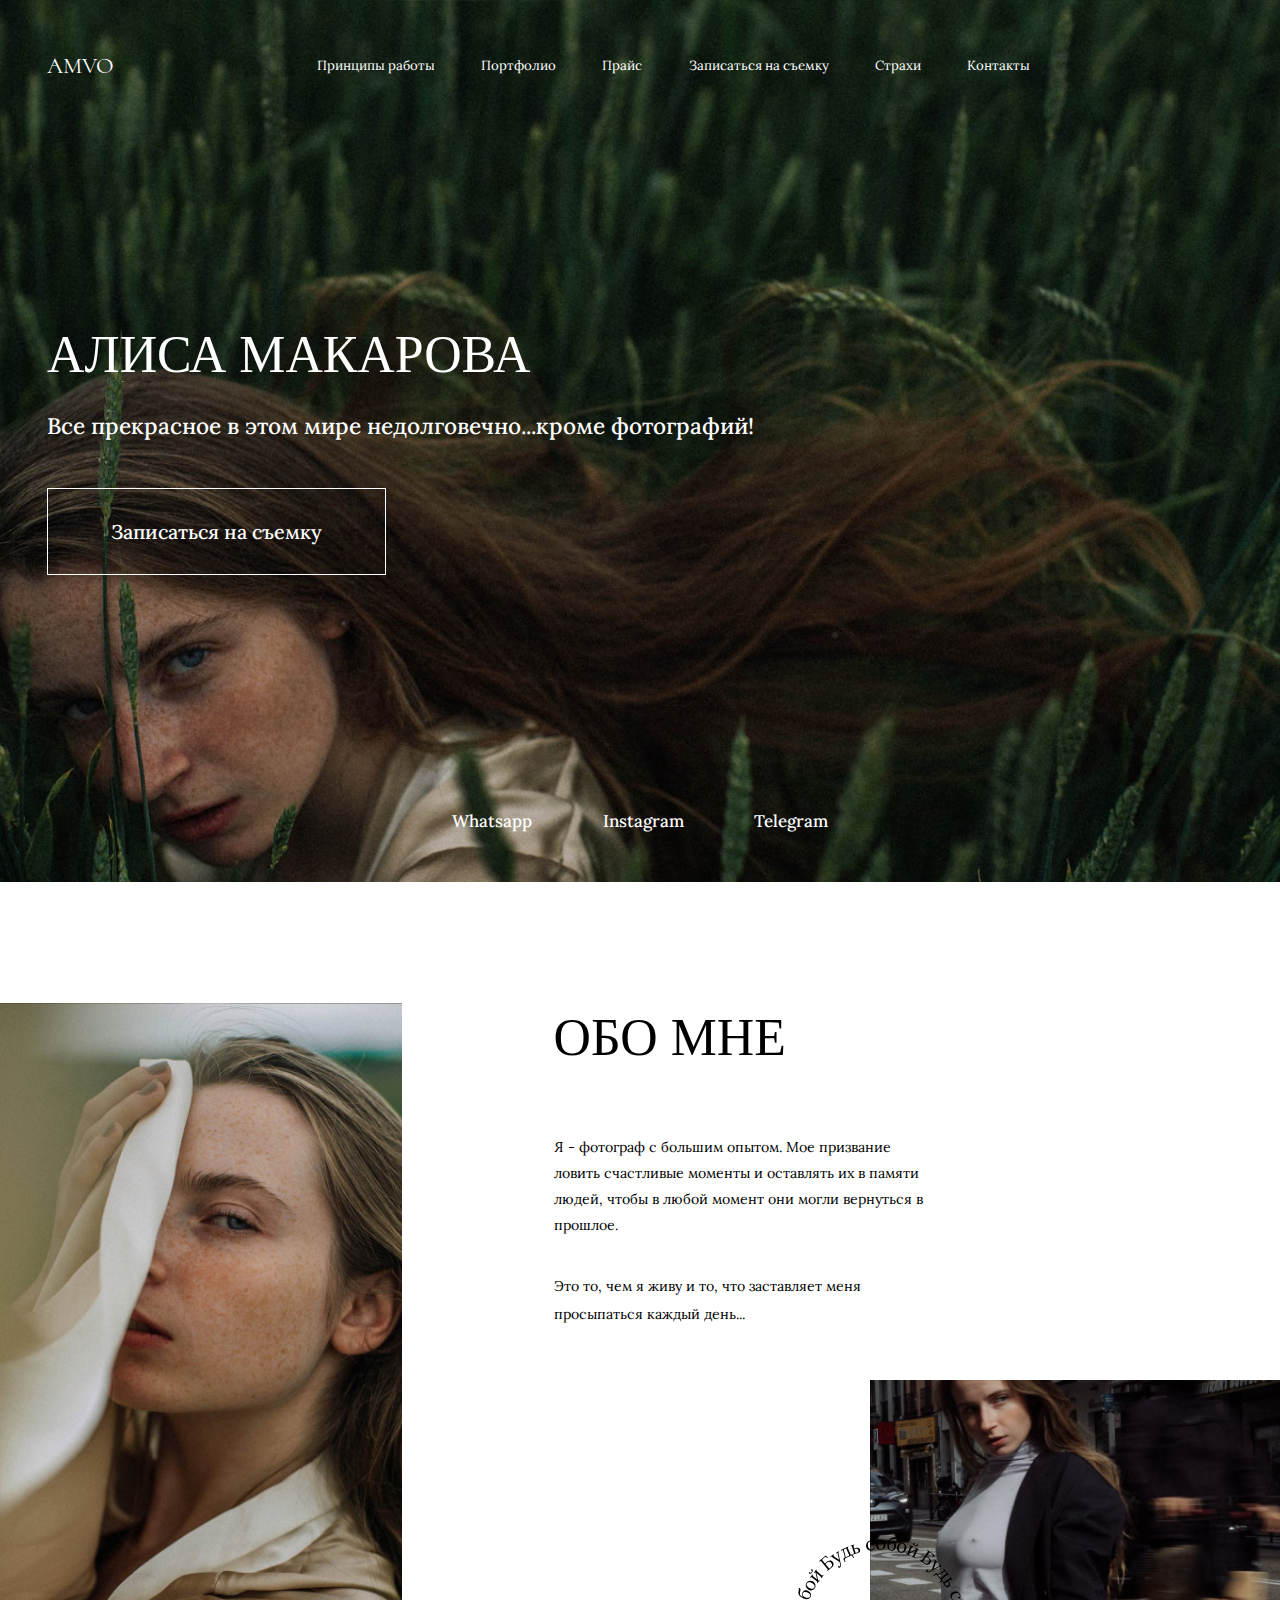
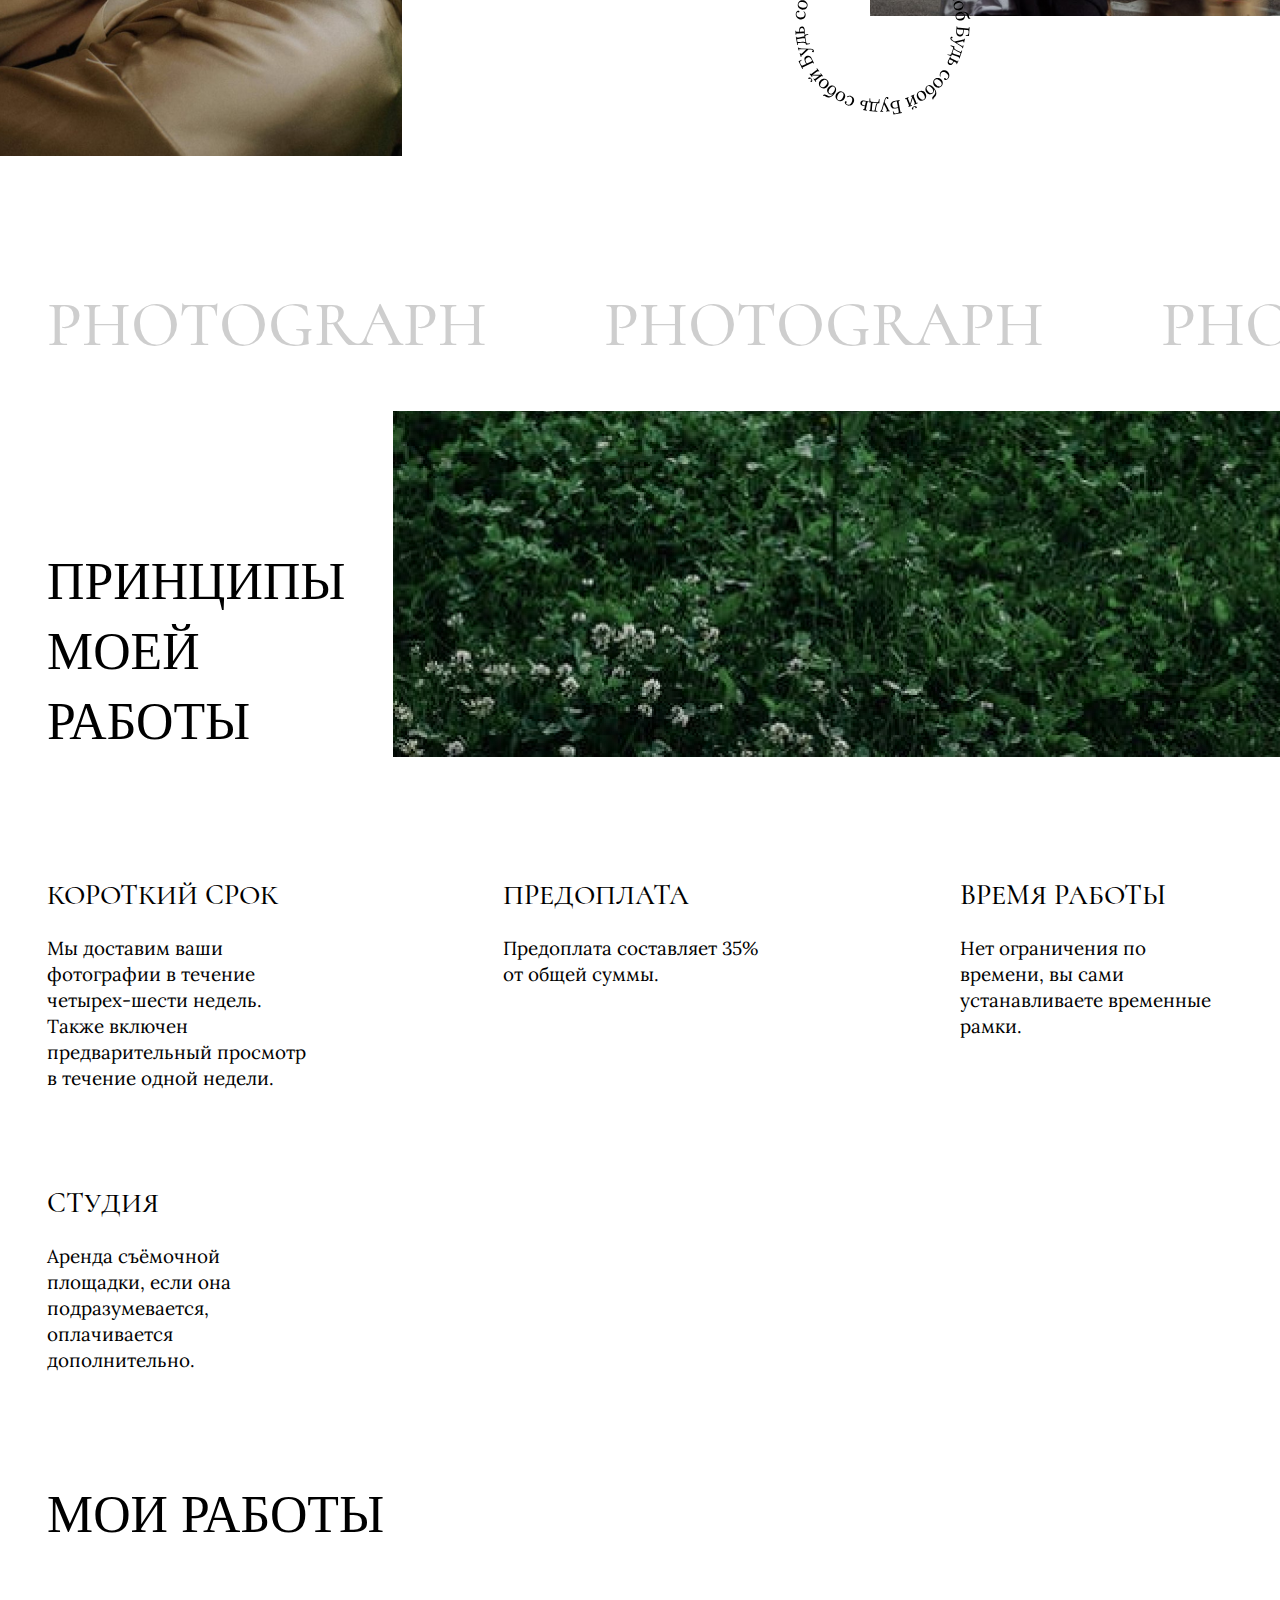
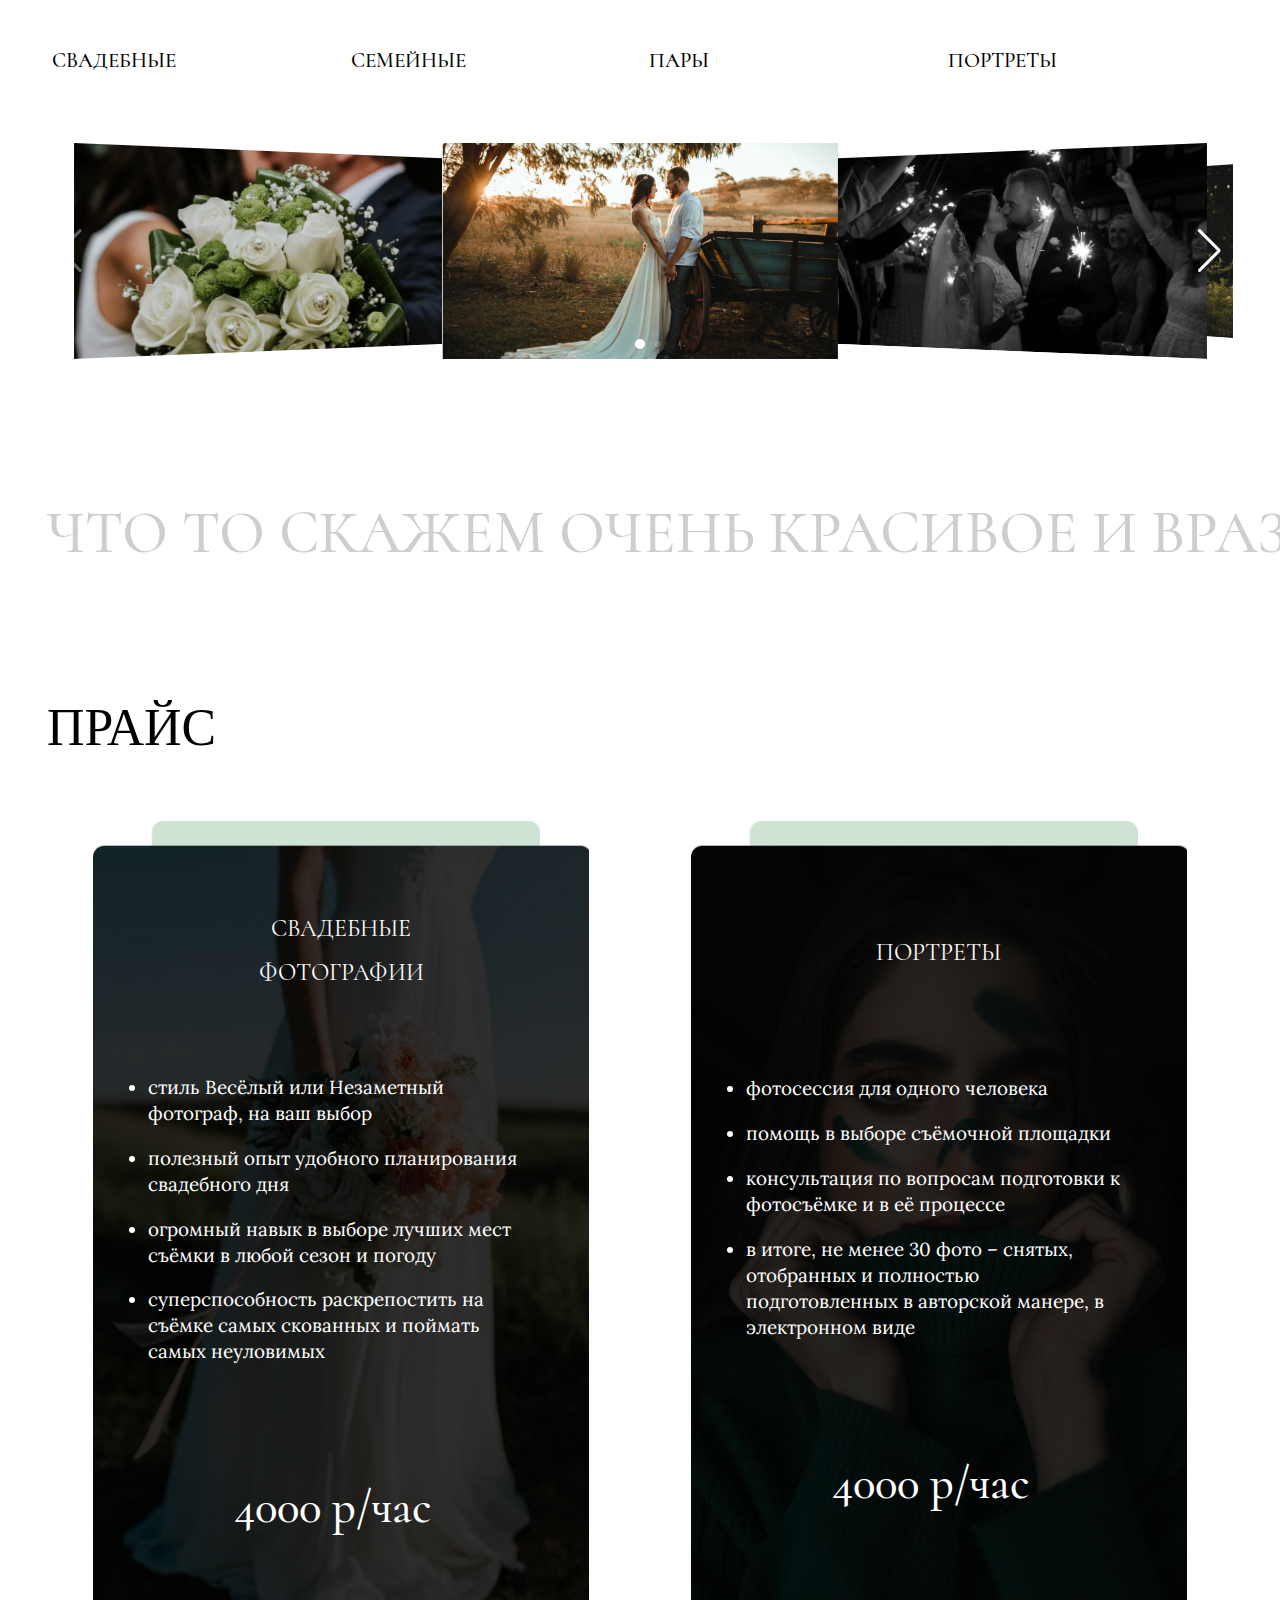
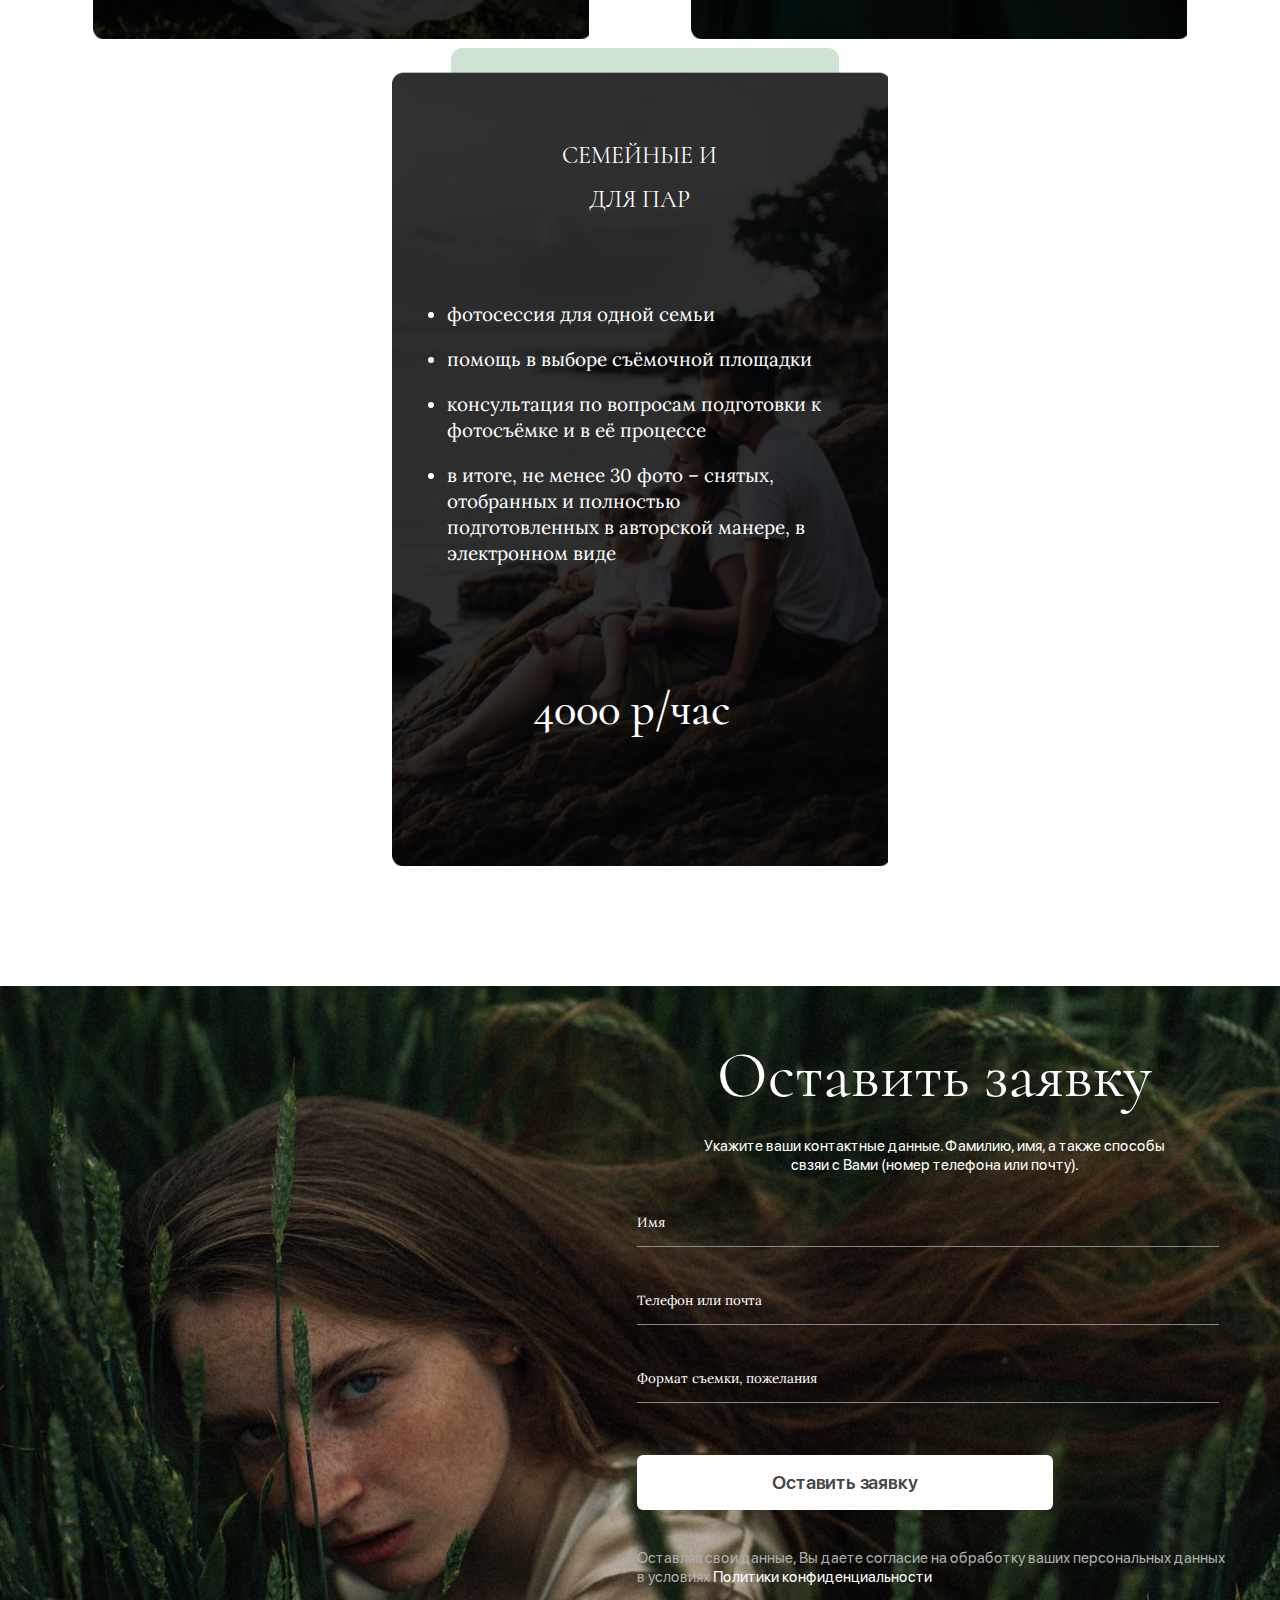
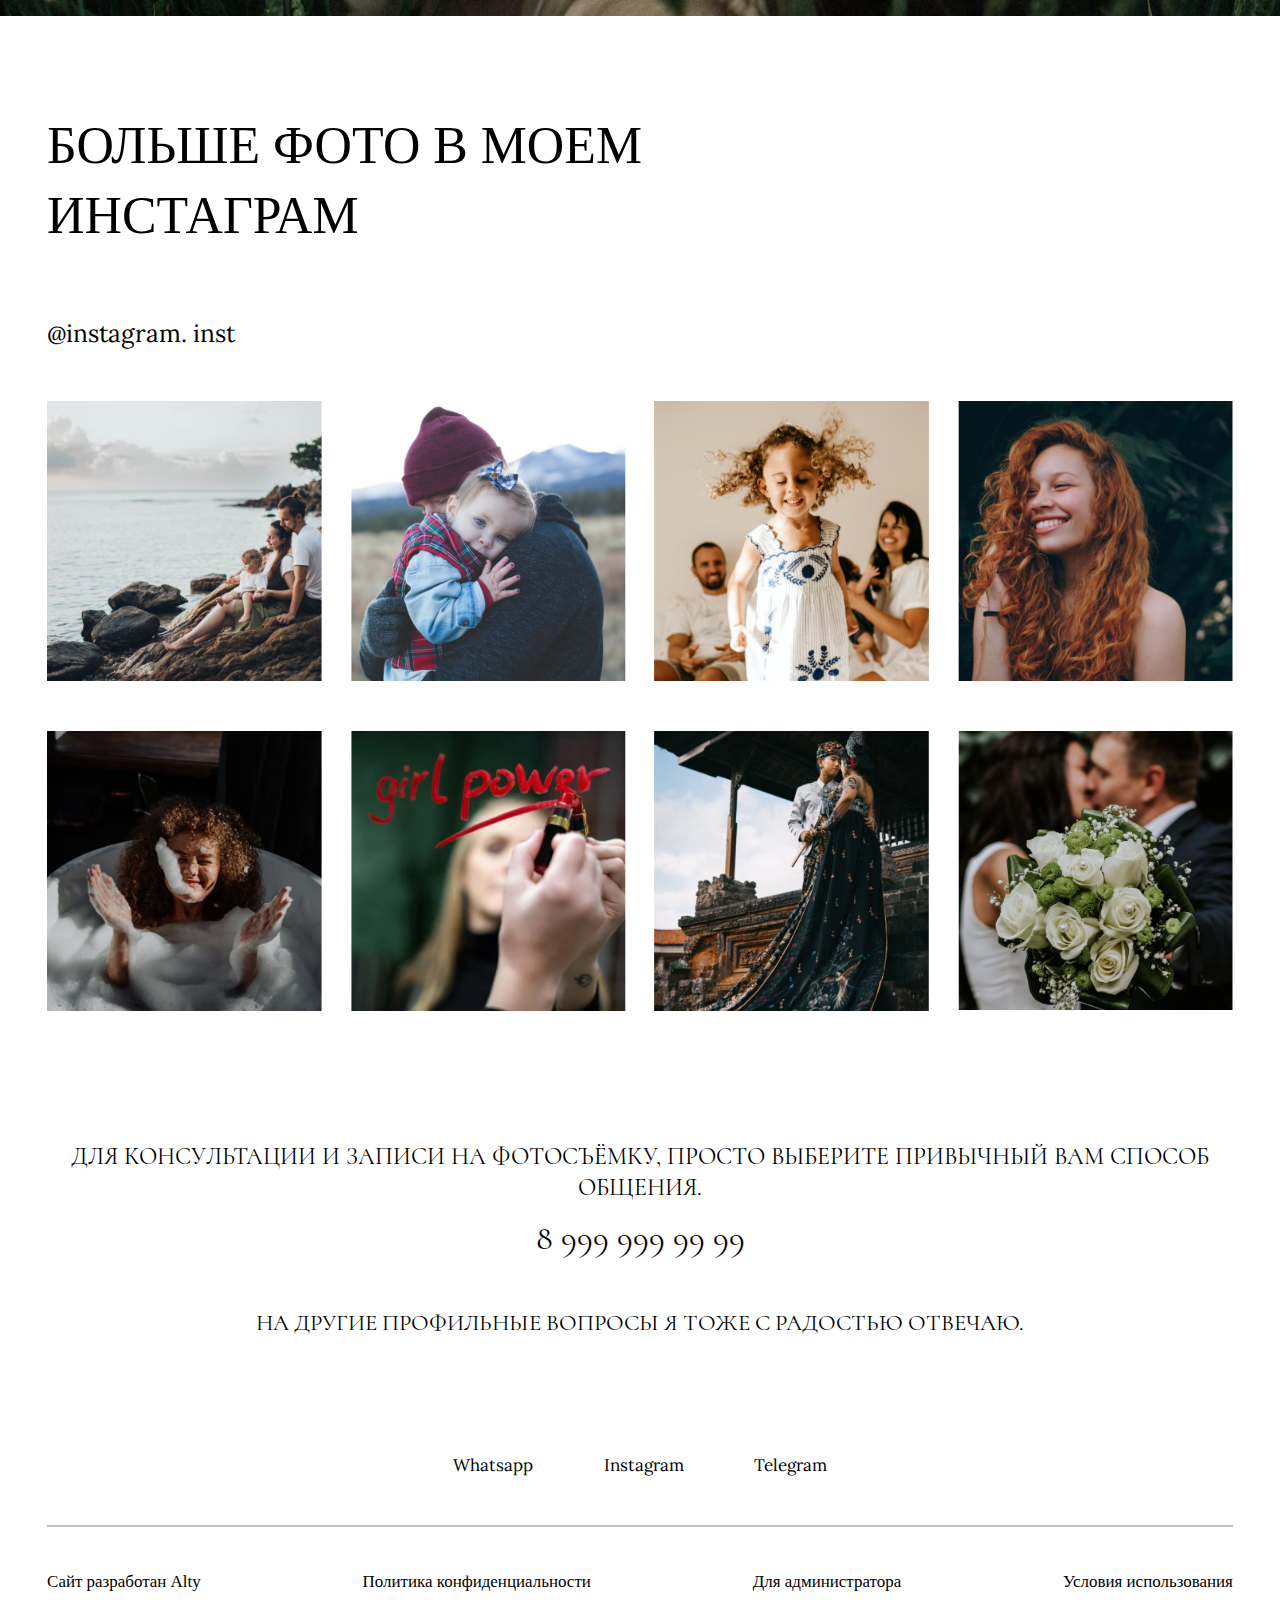
<file: index.html>
<!DOCTYPE html>
<html lang="en">
	<head>
	<meta charset="UTF-8">
	<meta http-equiv="X-UA-Compatible" content="IE=edge">
	<meta name="viewport" content="width=device-width, initial-scale=1.0, maximum-scale=1.0, user-scalable=0">
	<meta name="author" content="Maksim Arkhipov"/>
  <meta name="description" content="Описание"/>
  <meta name="keywords" content="Ключевые слова"/>
  <meta name="robots" content="index,follow"/>
	<link rel="shortcut icon" href="favicon.ico" type="image/x-icon">
	<link rel="stylesheet" href="https://unpkg.com/swiper@8/swiper-bundle.min.css"/>
	<link rel="stylesheet" href="css/style.min.css">
	<title>Главная</title>
</head>
	<body>
		<div class="wrapper">
			<header class="header">
				<div class="header__container">
					<nav class="header__navbar">
						<div class="hamb">
							<div class="hamb__field" id="hamb">
								<span class="bar"></span>
								<span class="bar"></span>
								<span class="bar"></span>
							</div>
						</div>
						<a href="index.html" class="header__logo logo">
							AMVO
						</a>
						<ul class="header__menu" id="menu">
							<li class="menu__item"><a href="#photographer" class="menu__link">Принципы работы</a></li>
							<li class="menu__item"><a href="portfolio.html" class="menu__link">Портфолио</a></li>
							<li class="menu__item"><a href="price.html" class="menu__link">Прайс</a></li>
							<li class="menu__item"><a href="sign.html" class="menu__link">Записаться на съемку</a></li>
							<li class="menu__item"><a href="fears.html" class="menu__link">Страхи</a></li>
							<li class="menu__item"><a href="contacts.html" class="menu__link">Контакты</a></li>
						</ul>
					</nav>
					<div class="popup" id="popup"></div>
				</div>
			</header>

			<main class="main">
	<section class="startpage">
		<div class="startpage__container">
			<h1 class="startpage__title title">
				алиса макарова
			</h1>
			<p class="startpage__subtitle">
				Все прекрасное в этом мире недолговечно...кроме фотографий! 
			</p>
			<a href="sign.html" class="startpage__btn">Записаться на съемку</a>
			<ul class="social-block">
				<li class="social__item"><a href="#" class="social__link wa">Whatsapp</a></li>
				<li class="social__item"><a href="#" class="social__link insta">Instagram</a></li>
				<li class="social__item"><a href="#" class="social__link tg">Telegram</a></li>
			</ul>
		</div>
	</section>
	<section class="aboutme">
		<div class="aboutme__container">
			<div class="aboutme__mainimg"></div>
			<div class="aboutme__content">
				<div class="aboutme__text">
					<h1 class="aboutme__title title">Обо мне</h1>
					<div class="aboutme__subtitle">
						<p>Я - фотограф с большим опытом. Мое призвание ловить счастливые моменты и оставлять их в памяти людей, чтобы в любой момент они могли вернуться в прошлое.</p>
						<span >Это то, чем я живу и то, что заставляет меня просыпаться каждый день...</span>
					</div>
				</div>
				<div class="aboutme__img">
					<img class="circle" src="images/circle.svg" alt="circle">
				</div>
			</div>
		</div>
	</section>
	<section class="photographer">
		<div class="photographer__container">
			<div class="photographer__movie">
				<span>photograph photograph photograph photograph</span>
			</div>
			<div class="photographer__content-block">
				<h1 class="photographer__title title" id="photographer">принципы
					моей работы</h1>
				<img src="images/grass.jpg" alt="grass" class="photographer__img">
			</div>
			<div class="photographer__info-block">
				<div class="info__item">
					<p class="info__title">Короткий срок</p>
					<p class="info__text">Мы доставим ваши фотографии в течение четырех-шести недель. Также включен предварительный просмотр в течение одной недели.</p>
				</div>
				<div class="info__item">
					<p class="info__title">Предоплата</p>
					<p class="info__text">Предоплата составляет 35% от общей суммы.</p>
				</div>
				<div class="info__item">
					<p class="info__title">Время работы</p>
					<p class="info__text"> Нет ограничения по времени, вы сами устанавливаете временные рамки.</p>
				</div>
				<div class="info__item">
					<p class="info__title">Студия</p>
					<p class="info__text">Аренда съёмочной площадки, если она подразумевается, оплачивается дополнительно.</p>
				</div>
			</div>
		</div>
	</section>
	<section class="myworks">
		<div class="myworks__container">
			<h1 class="myworks__title title">мои работы</h1>
			<ol class="tab-list">
				<li class="tab-item is-active">Свадебные</li>
				<li class="tab-item">семейные</li>
				<li class="tab-item">пары</li>
				<li class="tab-item">портреты</li>
			</ol>
			<ul class="content-list">
				<li class="content-item is-active">
				<div class="swiper">
					<div class="swiper-wrapper">
						<div data-hash="slide-1" class="swiper-slide"><img src="images/wedding1.jpg" alt=""></div>
						<div data-hash="slide-2" class="swiper-slide"><img src="images/wedding2.jpg" alt=""></div>
						<div data-hash="slide-3" class="swiper-slide"><img src="images/wedding3.jpg" alt=""></div>
						<div data-hash="slide-4" class="swiper-slide"><img src="images/wedding4.jpg" alt=""></div>
					</div>
					<div class="swiper-pagination"></div>
					<div class="swiper-button-prev"></div>
					<div class="swiper-button-next"></div>
					<div class="swiper-scrollbar"></div>
				</div>
				</li>
				<li class="content-item">
				<div class="swiper">
					<div class="swiper-wrapper">
						<div data-hash="slide-1" class="swiper-slide"><img src="images/wedding4.jpg" alt=""></div>
						<div data-hash="slide-2" class="swiper-slide"><img src="images/wedding3.jpg" alt=""></div>
						<div data-hash="slide-3" class="swiper-slide"><img src="images/wedding2.jpg" alt=""></div>
						<div data-hash="slide-4" class="swiper-slide"><img src="images/wedding1.jpg" alt=""></div>
					</div>
					<div class="swiper-pagination"></div>
					<div class="swiper-button-prev"></div>
					<div class="swiper-button-next"></div>
					<div class="swiper-scrollbar"></div>
				</div>
				</li>
				<li class="content-item">
				<div class="swiper">
					<div class="swiper-wrapper">
						<div data-hash="slide-1" class="swiper-slide"><img src="images/wedding1.jpg" alt=""></div>
						<div data-hash="slide-2" class="swiper-slide"><img src="images/wedding2.jpg" alt=""></div>
						<div data-hash="slide-3" class="swiper-slide"><img src="images/wedding3.jpg" alt=""></div>
						<div data-hash="slide-4" class="swiper-slide"><img src="images/wedding4.jpg" alt=""></div>
					</div>
					<div class="swiper-pagination"></div>
					<div class="swiper-button-prev"></div>
					<div class="swiper-button-next"></div>
					<div class="swiper-scrollbar"></div>
				</div>
				</li>
				<li class="content-item">
				<div class="swiper">
					<div class="swiper-wrapper">
						<div data-hash="slide-1" class="swiper-slide"><img src="images/wedding4.jpg" alt=""></div>
						<div data-hash="slide-2" class="swiper-slide"><img src="images/wedding3.jpg" alt=""></div>
						<div data-hash="slide-3" class="swiper-slide"><img src="images/wedding2.jpg" alt=""></div>
						<div data-hash="slide-4" class="swiper-slide"><img src="images/wedding1.jpg" alt=""></div>
					</div>
					<div class="swiper-pagination"></div>
					<div class="swiper-button-prev"></div>
					<div class="swiper-button-next"></div>
					<div class="swiper-scrollbar"></div>
				</div>
				</li>
			</ul>
			<div class="myworks__movie">
				<span>что то скажем очень красивое и вразумительное статической строкой</span>
			</div>
		</div>
	</section>
	<section class="price">
		<div class="price__container">
			<h1 class="price__title title">Прайс</h1>
			<div class="price__block">
				<div class="first__item">
					<span class="item__title">Свадебные 
						фотографии</span>
					<ul class="text__list">
						<li class="text__item">стиль Весёлый или Незаметный фотограф, на ваш выбор</li>
						<li class="text__item">полезный опыт удобного планирования свадебного дня</li>
						<li class="text__item">огромный навык в выборе лучших мест съёмки в любой сезон и погоду </li>
						<li class="text__item">суперспособность раскрепостить на съёмке самых скованных и поймать самых неуловимых</li>
					</ul>
					<span class="price__price">4000 р/час</span>
				</div>
				<div class="twice__item">
					<span class="item__title twice-item__title">Портреты</span>
					<ul class="text__list">
						<li class="text__item">фотосессия для одного человека</li>
						<li class="text__item">помощь в выборе съёмочной площадки</li>
						<li class="text__item">консультация по вопросам подготовки к фотосъёмке и в её процессе</li>
						<li class="text__item"> в итоге, не менее 30 фото – снятых, отобранных и полностью подготовленных в авторской манере, в электронном виде</li>
					</ul>
					<span class="price__price">4000 р/час</span>
				</div>
				<div class="three__item">
					<span class="item__title three-item__title">cемейные 
						и для пар</span>
					<ul class="text__list">
						<li class="text__item">фотосессия для одной семьи</li>
						<li class="text__item">помощь в выборе съёмочной площадки</li>
						<li class="text__item">консультация по вопросам подготовки к фотосъёмке и в её процессе</li>
						<li class="text__item">в итоге, не менее 30 фото – снятых, отобранных и полностью подготовленных в авторской манере, в электронном виде</li>
					</ul>
					<span class="price__price">4000 р/час</span>
				</div>
			</div>
		</div>
	</section>
	<section class="form">
		<div class="form__container">
			<div class="form__form">
				<h1 class="form__title">Оставить заявку</h1>
				<p class="form__subtitle">Укажите ваши контактные данные. Фамилию, имя, а также способы свзяи с Вами (номер телефона или почту).</p>
				<div class="form__input">
					<input placeholder="Имя" type="text" name="name">
					<br>
					<input placeholder="Телефон или почта" type="text" name="name">
					<br>
					<input placeholder="Формат съемки, пожелания" type="text" name="name">
				</div>
				<a href="#" class="form__btn">Оставить заявку</a>
				<p class="data__text">Оставляя свои данные, Вы даете согласие на обработку ваших персональных данных в условиях <a class="privacy" href="#">Политики конфиденциальности</a></p>
			</div>
		</div>
	</section>
	<section class="more">
		<div class="more__container-fluid">
			<h1 class="more__title title">Больше фото
				в моем инстаграм</h1>
			<a href="#" class="more__inst">@instagram. inst</a>
			<div class="more__block-list">
				<img src="images/photo1.jpg" alt="photo1" class="block__item">
				<img src="images/photo2.jpg" alt="photo2" class="block__item">
				<img src="images/photo3.jpg" alt="photo3" class="block__item">
				<img src="images/photo4.jpg" alt="photo4" class="block__item">
				<img src="images/photo5.jpg" alt="photo5" class="block__item">
				<img src="images/photo6.jpg" alt="photo6" class="block__item">
				<img src="images/photo7.jpg" alt="photo7" class="block__item">
				<img src="images/photo8.jpg" alt="photo8" class="block__item">
			</div>
		</div>
	</section>
		</main>
			<footer class="footer">
				<div class="footer__container">
					<h4 class="footer__title">Для консультации и записи на фотосъёмку, просто выберите привычный вам способ общения.</h4>
					<a class="footer__tel" href="tel:+89999999999">8 999 999 99 99</a>
					<h5 class="footer__subtitle">На другие профильные вопросы я тоже с радостью отвечаю.</h5>
					<ul class="footer__social-block social-block">
						<li class="footer-social__item"><a href="#" class="footer-social__link wa">Whatsapp</a></li>
						<li class="footer-social__item"><a href="#" class="footer-social__link insta">Instagram</a></li>
						<li class="footer-social__item"><a href="#" class="footer-social__link tg">Telegram</a></li>
					</ul>
					<div class="footer__border"></div>
					<div class="footer__privacy-block">
						<ul class="footer__list">
							<li class="item__list"><a class="footer__dev" href="#">Сайт разработан Alty</a></li>
							<li class="item__list"><a class="footer__privacy" href="#">Политика конфиденциальности</a></li>
							<li class="item__list"><a class="footer__privacy" href="admin.html">Для администратора</a></li>
							<li class="item__list"><a class="footer__conditions" href="#">Условия использования</a></li>
						</ul>
					</div>
				</div>
			</footer>
		</div>
		<script src="https://unpkg.com/swiper@8/swiper-bundle.min.js"></script>
<script src="js/app.min.js"></script>
	</body>
</html>
</file>
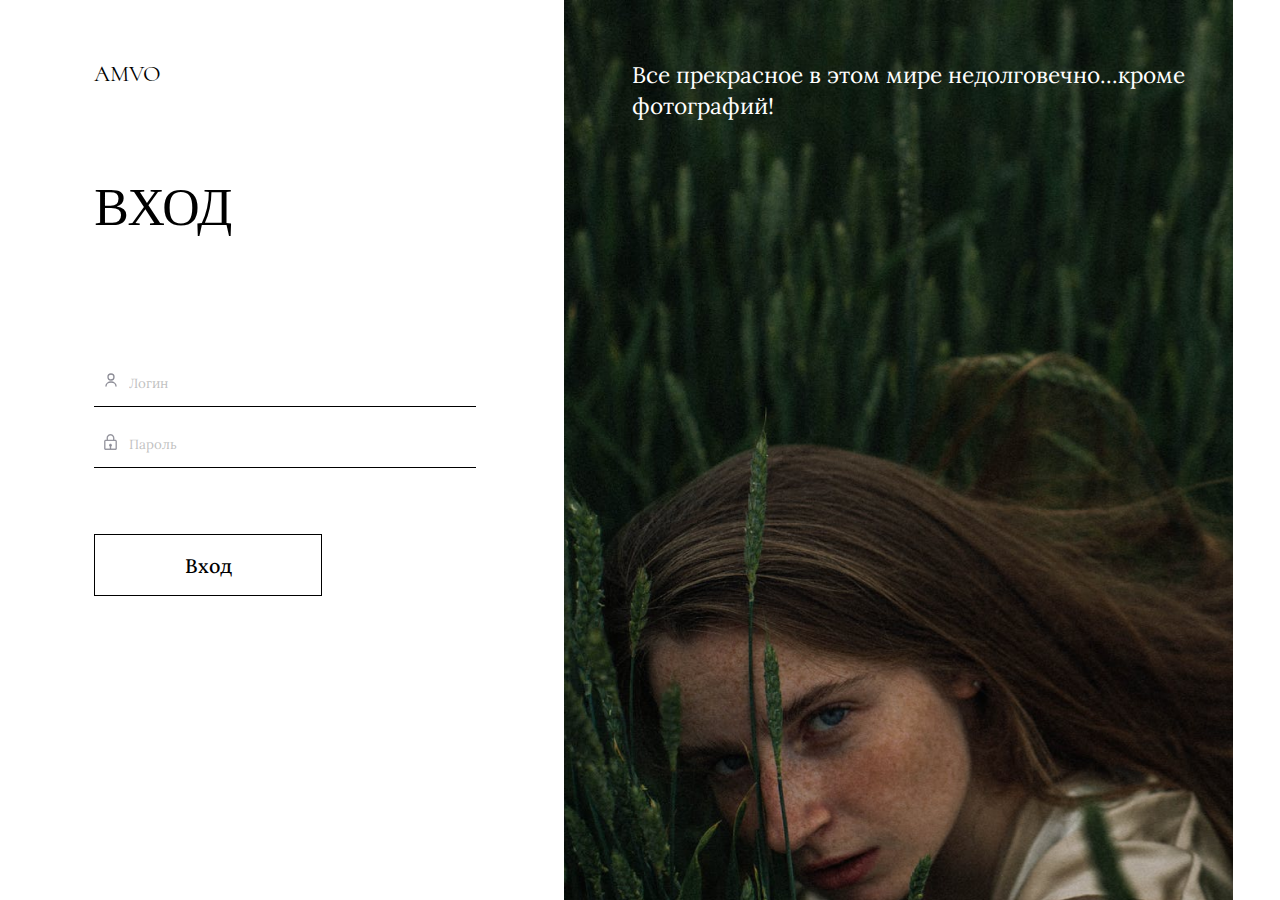
<file: admin.html>
<!DOCTYPE html>
<html lang="en">
	<head>
	<meta charset="UTF-8">
	<meta http-equiv="X-UA-Compatible" content="IE=edge">
	<meta name="viewport" content="width=device-width, initial-scale=1.0, maximum-scale=1.0, user-scalable=0">
	<meta name="author" content="Maksim Arkhipov"/>
  <meta name="description" content="Описание"/>
  <meta name="keywords" content="Ключевые слова"/>
  <meta name="robots" content="index,follow"/>
	<link rel="shortcut icon" href="favicon.ico" type="image/x-icon">
	<link rel="stylesheet" href="https://unpkg.com/swiper@8/swiper-bundle.min.css"/>
	<link rel="stylesheet" href="css/style.min.css">
	<title>Вход</title>
</head>
	<body>
		<div class="login-wrapper">
			<div class="login-wrapper__container">
				<div class="login-wrapper__content-left">
					<a href="index.html" class="portfolio-header__logo logo">
						AMVO
					</a>
					<div class="content-left__title title">Вход</div>
					<div class="content-left__form-input ">
						<div class="login-wrapper__form-input_login">
							<input class="login-form-input" placeholder="Логин" type="text" name="login">
						</div>
						<br>
						<div class="login-wrapper__form-input_password">
							<input class="password-form-input" placeholder="Пароль" type="password" name="password">
						</div>
					</div>
					<a href="application.html" class="content-left__login-btn">Вход</a>
				</div>
				<div class="login-wrapper__content-right">
					<span class="content-right__text">Все прекрасное в этом мире недолговечно...кроме фотографий! </span>
				</div>
			</div>
		</div>
		<script src="https://unpkg.com/swiper@8/swiper-bundle.min.js"></script>
<script src="js/app.min.js"></script>
	</body>
</html>
</file>
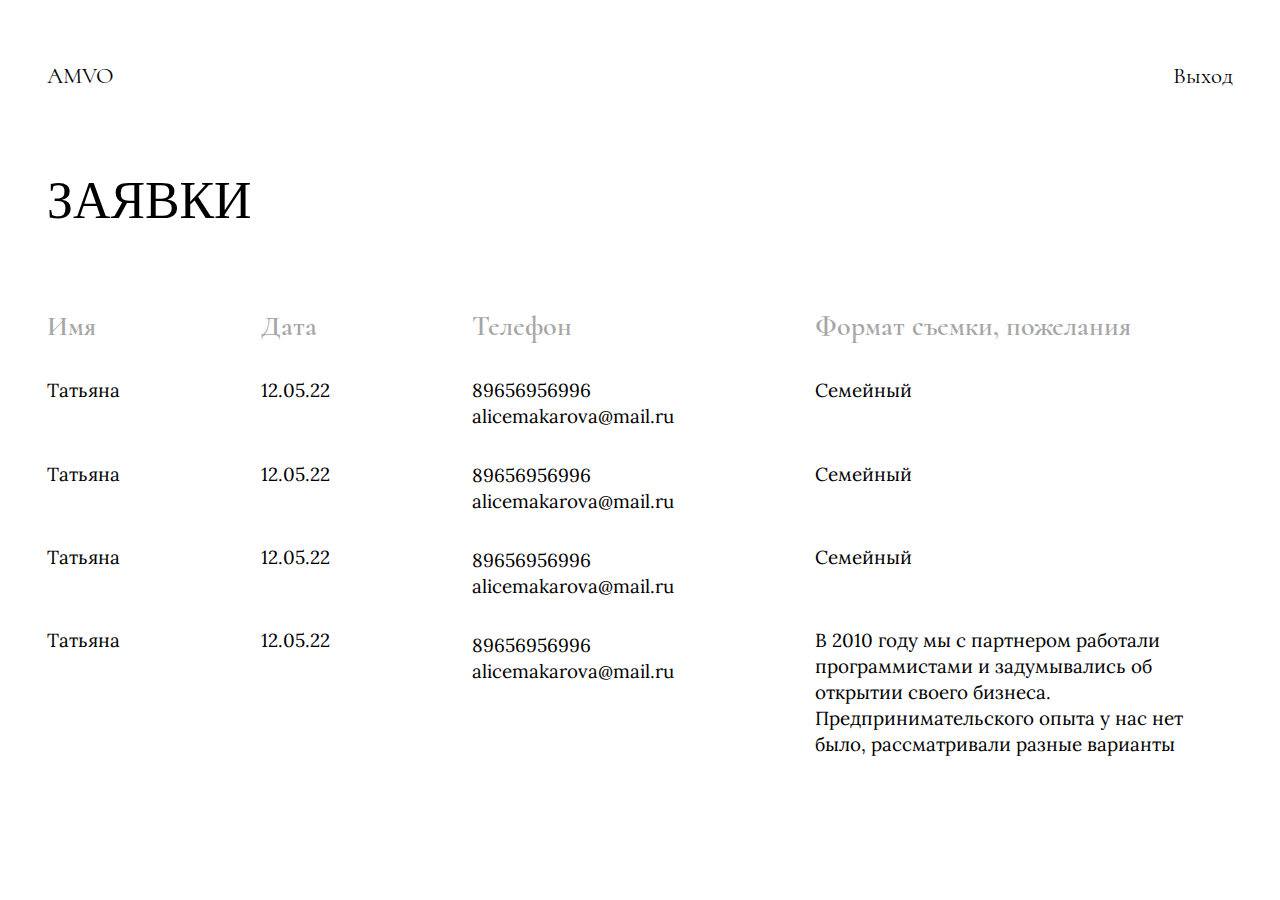
<file: application.html>
<!DOCTYPE html>
<html lang="en">
	<head>
	<meta charset="UTF-8">
	<meta http-equiv="X-UA-Compatible" content="IE=edge">
	<meta name="viewport" content="width=device-width, initial-scale=1.0, maximum-scale=1.0, user-scalable=0">
	<meta name="author" content="Maksim Arkhipov"/>
  <meta name="description" content="Описание"/>
  <meta name="keywords" content="Ключевые слова"/>
  <meta name="robots" content="index,follow"/>
	<link rel="shortcut icon" href="favicon.ico" type="image/x-icon">
	<link rel="stylesheet" href="https://unpkg.com/swiper@8/swiper-bundle.min.css"/>
	<link rel="stylesheet" href="css/style.min.css">
	<title>Заявки</title>
</head>
	<body>
		<div class="app-wrapper">
			<div class="app__container">
				<div class="app__top-content">
					<a href="index.html" class="portfolio-header__logo logo">
						AMVO
					</a>
					<a href="admin.html" class="button__exit">
						Выход
					</a>
				</div>
				<div class="app__title title">Заявки</div>
				<div class="app__flex-block">
					<div class="name-block">Имя
						<p class="name__item">Татьяна</p>
						<p class="name__item">Татьяна</p>
						<p class="name__item">Татьяна</p>
						<p class="name__item">Татьяна</p>
					</div>
					<div class="date-block">Дата
						<p class="date__item">12.05.22</p>
						<p class="date__item">12.05.22</p>
						<p class="date__item">12.05.22</p>
						<p class="date__item">12.05.22</p>
					</div>
					<div class="tel-block">Телефон
						<p class="tel__item">89656956996<br>alicemakarova@mail.ru</p>
						<p class="tel__item">89656956996<br>alicemakarova@mail.ru</p>
						<p class="tel__item">89656956996<br>alicemakarova@mail.ru</p>
						<p class="tel__item">89656956996<br>alicemakarova@mail.ru</p>
					</div>
					<div class="wishes-block">Формат съемки, пожелания
						<p class="wish__item">Семейный</p>
						<p class="wish__item">Семейный</p>
						<p class="wish__item">Семейный</p>
						<p class="wish__item">В 2010 году мы с партнером работали программистами и задумывались об открытии своего бизнеса. Предпринимательского опыта у нас нет было, рассматривали разные варианты</p>
					</div>
				</div>
			</div>
		</div>
		<script src="https://unpkg.com/swiper@8/swiper-bundle.min.js"></script>
<script src="js/app.min.js"></script>
	</body>
</html>
</file>
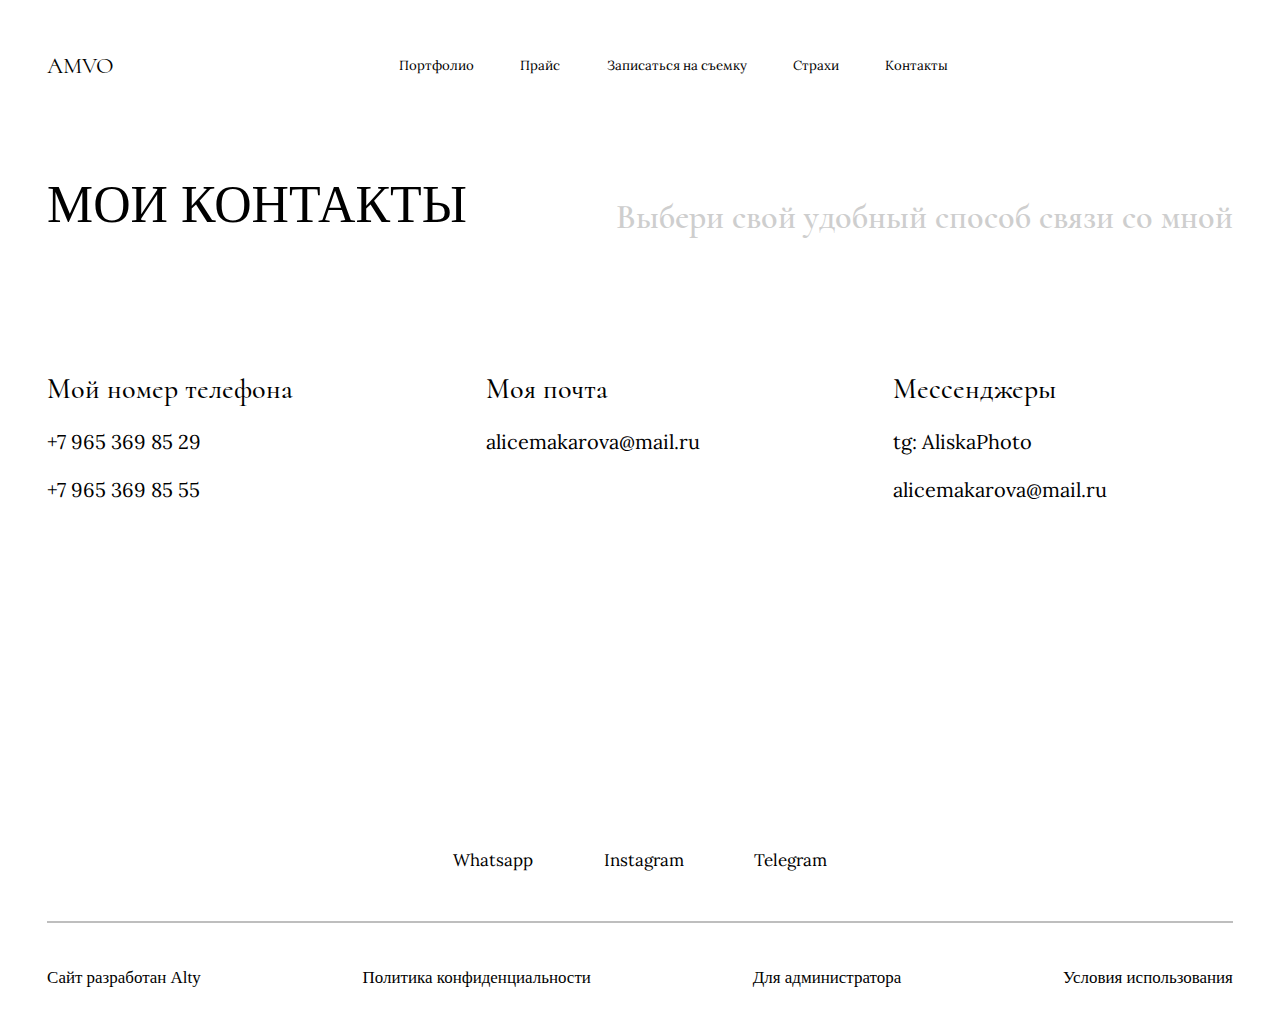
<file: contacts.html>
<!DOCTYPE html>
<html lang="en">
	<head>
	<meta charset="UTF-8">
	<meta http-equiv="X-UA-Compatible" content="IE=edge">
	<meta name="viewport" content="width=device-width, initial-scale=1.0, maximum-scale=1.0, user-scalable=0">
	<meta name="author" content="Maksim Arkhipov"/>
  <meta name="description" content="Описание"/>
  <meta name="keywords" content="Ключевые слова"/>
  <meta name="robots" content="index,follow"/>
	<link rel="shortcut icon" href="favicon.ico" type="image/x-icon">
	<link rel="stylesheet" href="https://unpkg.com/swiper@8/swiper-bundle.min.css"/>
	<link rel="stylesheet" href="css/style.min.css">
	<title>Контакты</title>
</head>
	<body>
		<div class="wrapper">
			<header class="header header__black">
				<div class="header__container">
					<nav class="header__navbar">
						<div class="hamb">
							<div class="hamb__field" id="hamb">
								<span class="bar" style="background-color: #000;"></span>
								<span class="bar" style="background-color: #000;"></span>
								<span class="bar" style="background-color: #000;"></span>
							</div>
						</div>
						<a href="index.html" class="header__logo logo black">
							AMVO
						</a>
						<ul class="header__menu" id="menu">
							<li class="menu__item"><a href="portfolio.html" class="menu__link black">Портфолио</a></li>
							<li class="menu__item"><a href="price.html" class="menu__link black">Прайс</a></li>
							<li class="menu__item"><a href="sign.html" class="menu__link black">Записаться на съемку</a></li>
							<li class="menu__item"><a href="fears.html" class="menu__link black">Страхи</a></li>
							<li class="menu__item"><a href="contacts.html" class="menu__link black">Контакты</a></li>
						</ul>
					</nav>
					<div class="popup" id="popup"></div>
				</div>
			</header>
			<main>
				<section class="contacts">
					<div class="contacts__container">
						<div class="contacts__content-top">
							<h1 class="contacts__title title">Мои контакты</h1>
							<p class="contacts__text">Выбери свой удобный способ связи со мной</p>
						</div>
						<div class="contacts__content-bottom">
							<ul class="block-tel">Мой номер телефона
								<li class="block__item"><a class="block__link" href="tel:+">+7 965 369 85 29</a></li>
								<li class="block__item"><a class="block__link" href="tel:+">+7 965 369 85 55</a></li>
							</ul>
							<ul class="block-mail">Моя почта
								<li class="block__item"><a class="block__link" href="mailto:alicemakarova@mail.ru">alicemakarova@mail.ru</a></li>
							</ul>
							<ul class="block-soc">Мессенджеры
								<li class="block__item"><a class="block__link" href="#">tg: AliskaPhoto</a></li>
								<li class="block__item"><a class="block__link" href="#">alicemakarova@mail.ru</a></li>
							</ul>
						</div>
					</div>
				</section>
			</main>
			<footer class="footer">
				<div class="footer__container">
					<ul class="footer__social-block social-block">
						<li class="footer-social__item"><a href="#" class="footer-social__link wa">Whatsapp</a></li>
						<li class="footer-social__item"><a href="#" class="footer-social__link insta">Instagram</a></li>
						<li class="footer-social__item"><a href="#" class="footer-social__link tg">Telegram</a></li>
					</ul>
					<div class="footer__border"></div>
					<div class="footer__privacy-block">
						<ul class="footer__list">
							<li class="item__list"><a class="footer__dev" href="#">Сайт разработан Alty</a></li>
							<li class="item__list"><a class="footer__privacy" href="#">Политика конфиденциальности</a></li>
							<li class="item__list"><a class="footer__privacy" href="admin.html">Для администратора</a></li>
							<li class="item__list"><a class="footer__conditions" href="#">Условия использования</a></li>
						</ul>
					</div>
				</div>
			</footer>
		</div>
		<script src="https://unpkg.com/swiper@8/swiper-bundle.min.js"></script>
<script src="js/app.min.js"></script>
	</body>
</html>
</file>
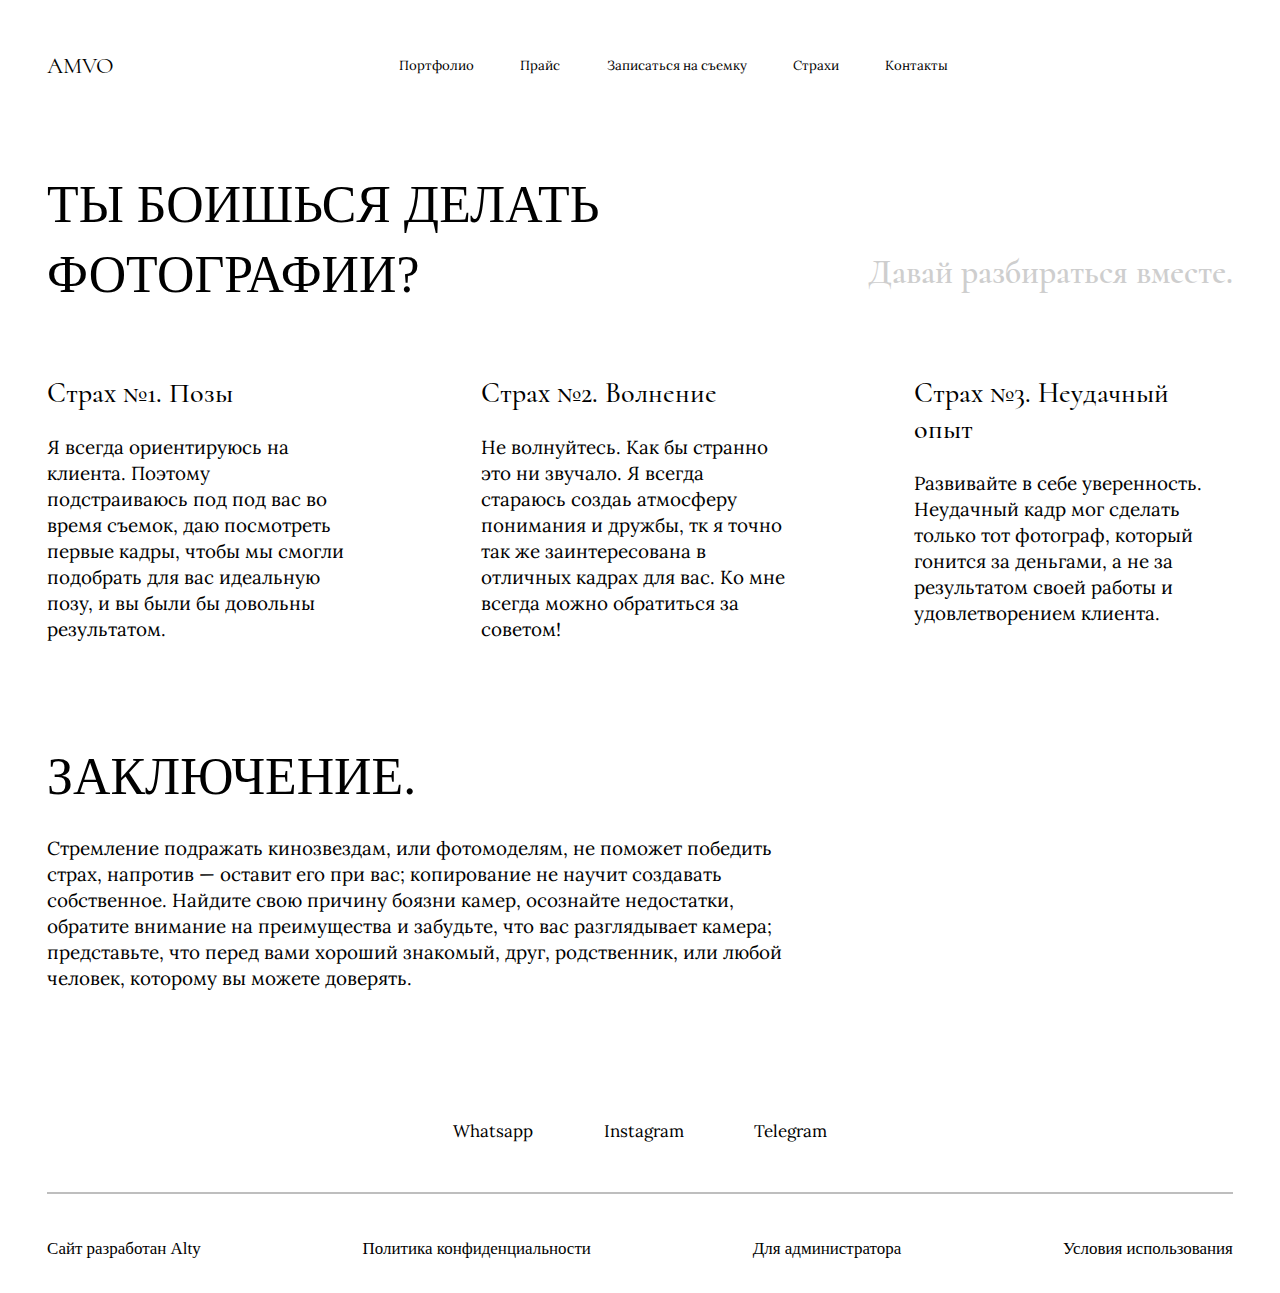
<file: fears.html>
<!DOCTYPE html>
<html lang="en">
	<head>
	<meta charset="UTF-8">
	<meta http-equiv="X-UA-Compatible" content="IE=edge">
	<meta name="viewport" content="width=device-width, initial-scale=1.0, maximum-scale=1.0, user-scalable=0">
	<meta name="author" content="Maksim Arkhipov"/>
  <meta name="description" content="Описание"/>
  <meta name="keywords" content="Ключевые слова"/>
  <meta name="robots" content="index,follow"/>
	<link rel="shortcut icon" href="favicon.ico" type="image/x-icon">
	<link rel="stylesheet" href="https://unpkg.com/swiper@8/swiper-bundle.min.css"/>
	<link rel="stylesheet" href="css/style.min.css">
	<title>Страхи</title>
</head>
	<body>
		<div class="wrapper">
			<header class="header header__black">
				<div class="header__container">
					<nav class="header__navbar">
						<div class="hamb">
							<div class="hamb__field" id="hamb">
								<span class="bar" style="background-color: #000;"></span>
								<span class="bar" style="background-color: #000;"></span>
								<span class="bar" style="background-color: #000;"></span>
							</div>
						</div>
						<a href="index.html" class="header__logo logo black">
							AMVO
						</a>
						<ul class="header__menu" id="menu">
							<li class="menu__item"><a href="portfolio.html" class="menu__link black">Портфолио</a></li>
							<li class="menu__item"><a href="price.html" class="menu__link black">Прайс</a></li>
							<li class="menu__item"><a href="sign.html" class="menu__link black">Записаться на съемку</a></li>
							<li class="menu__item"><a href="fears.html" class="menu__link black">Страхи</a></li>
							<li class="menu__item"><a href="contacts.html" class="menu__link black">Контакты</a></li>
						</ul>
					</nav>
					<div class="popup" id="popup"></div>
				</div>
			</header>
			<main>
				<section class="fears">
					<div class="fears__container">
						<div class="fears__content-top">
							<h1 class="fears__title title">Ты боишься делать фотографии?</h1>
							<p class="fears__text">Давай разбираться вместе.</p>
						</div>
						<div class="fears__content-block">
							<ul class="block-one">Страх №1. Позы
								<li class="fears-block__item">
									<p class="fears-block__text">Я всегда ориентируюсь на клиента. Поэтому подстраиваюсь под под вас во время съемок, даю посмотреть первые кадры, чтобы мы смогли подобрать для вас идеальную позу, и вы были бы довольны результатом.</p>
								</li>
							</ul>
							<ul class="block-two">Страх №2. Волнение
								<li class="fears-block__item">
									<p class="fears-block__text">Не волнуйтесь. Как бы странно это ни звучало. Я всегда стараюсь создаь атмосферу понимания и дружбы, тк я точно так же заинтересована в отличных кадрах для вас. Ко мне всегда можно обратиться за советом!</p>
								</li>
							</ul>
							<ul class="block-three">Страх №3. Неудачный опыт
								<li class="fears-block__item">
									<p class="fears-block__text">Развивайте в себе уверенность. Неудачный кадр мог сделать только тот фотограф, который гонится за деньгами, а не за результатом своей работы 
										и удовлетворением клиента.</p>
								</li>
							</ul>
						</div>
						<h1 class="fears__titletwo title">Заключение.</h1>
						<p class="fears__subtitle">Стремление подражать кинозвездам, или фотомоделям, не поможет победить страх, напротив — оставит его при вас; копирование не научит создавать собственное. Найдите свою причину боязни камер, осознайте недостатки, обратите внимание на преимущества и забудьте, что вас разглядывает камера; представьте, что перед вами хороший знакомый, друг, родственник, или любой человек, которому вы можете доверять.</p>
					</div>
				</section>
			</main>
			<footer class="footer">
				<div class="footer__container">
					<ul class="footer__social-block social-block">
						<li class="footer-social__item"><a href="#" class="footer-social__link wa">Whatsapp</a></li>
						<li class="footer-social__item"><a href="#" class="footer-social__link insta">Instagram</a></li>
						<li class="footer-social__item"><a href="#" class="footer-social__link tg">Telegram</a></li>
					</ul>
					<div class="footer__border"></div>
					<div class="footer__privacy-block">
						<ul class="footer__list">
							<li class="item__list"><a class="footer__dev" href="#">Сайт разработан Alty</a></li>
							<li class="item__list"><a class="footer__privacy" href="#">Политика конфиденциальности</a></li>
							<li class="item__list"><a class="footer__privacy" href="admin.html">Для администратора</a></li>
							<li class="item__list"><a class="footer__conditions" href="#">Условия использования</a></li>
						</ul>
					</div>
				</div>
			</footer>
			<script src="https://unpkg.com/swiper@8/swiper-bundle.min.js"></script>
<script src="js/app.min.js"></script>
		</div>
	</body>
</html>
</file>
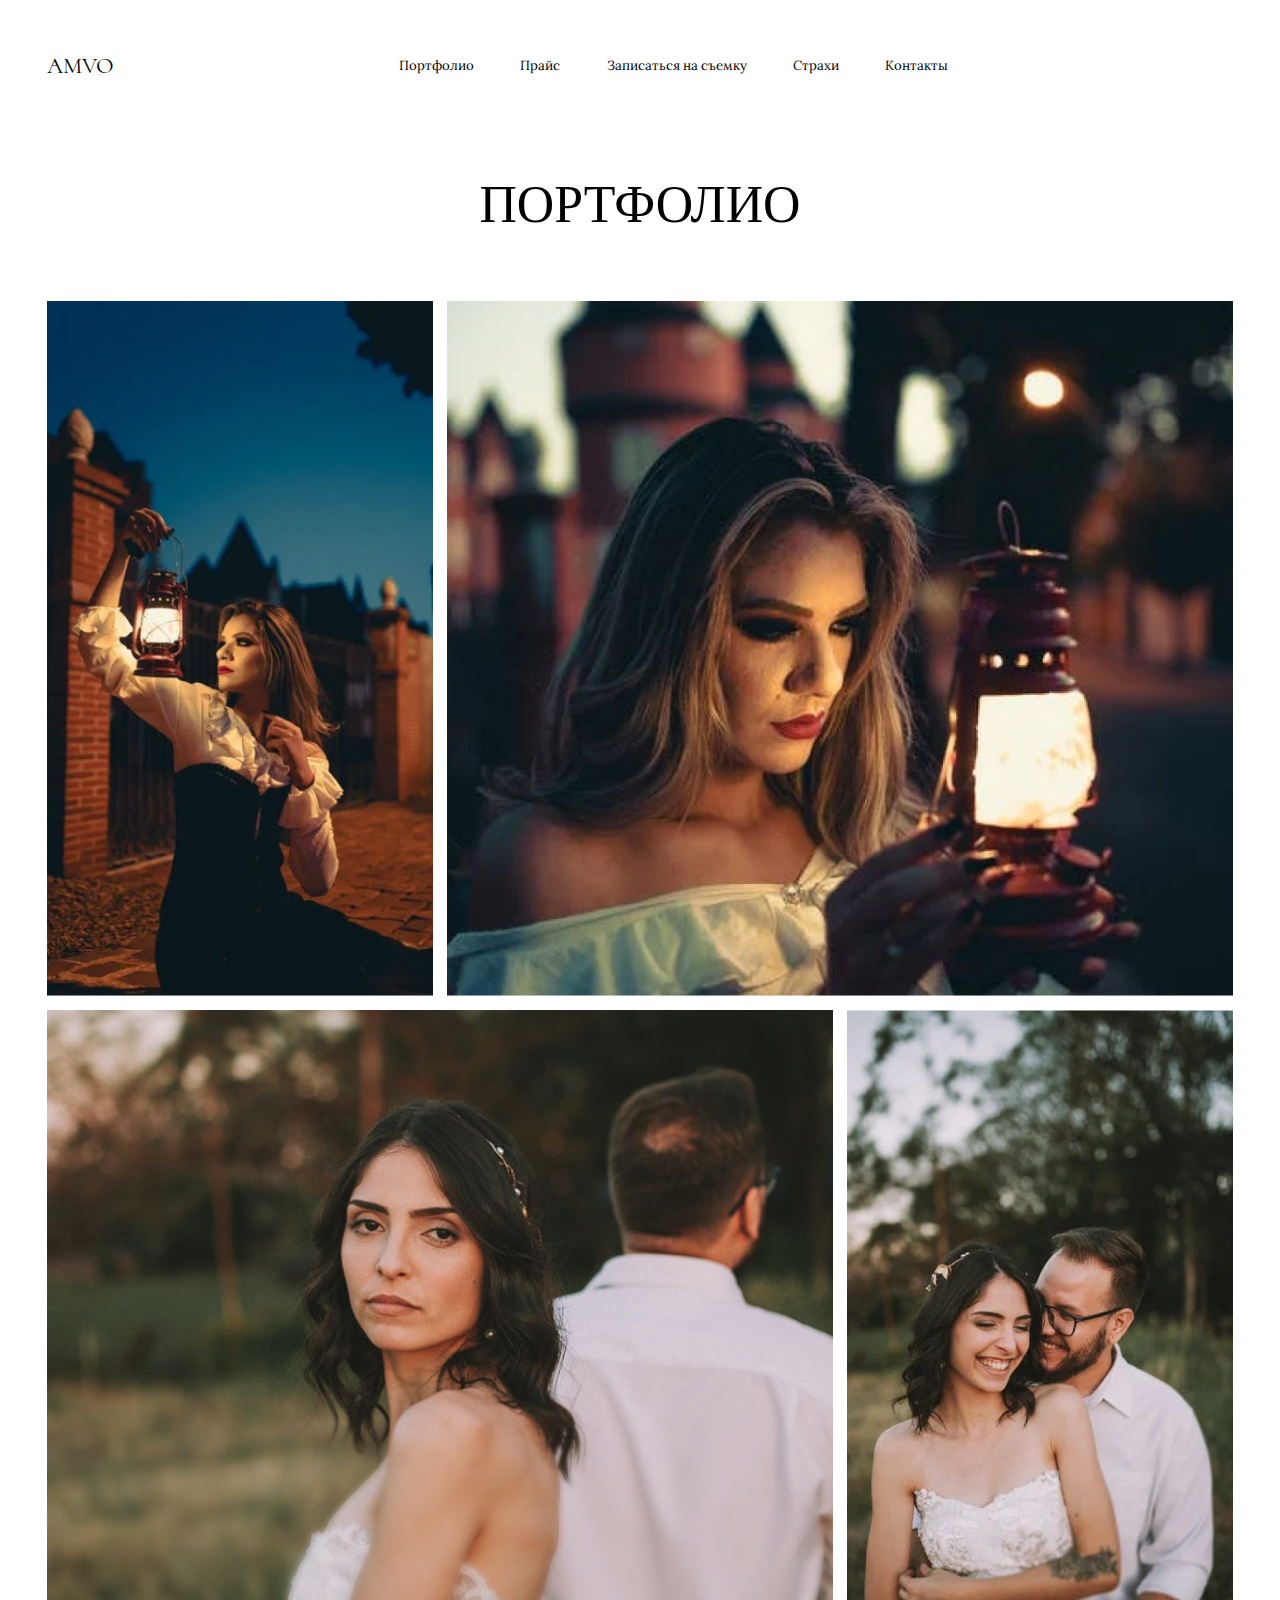
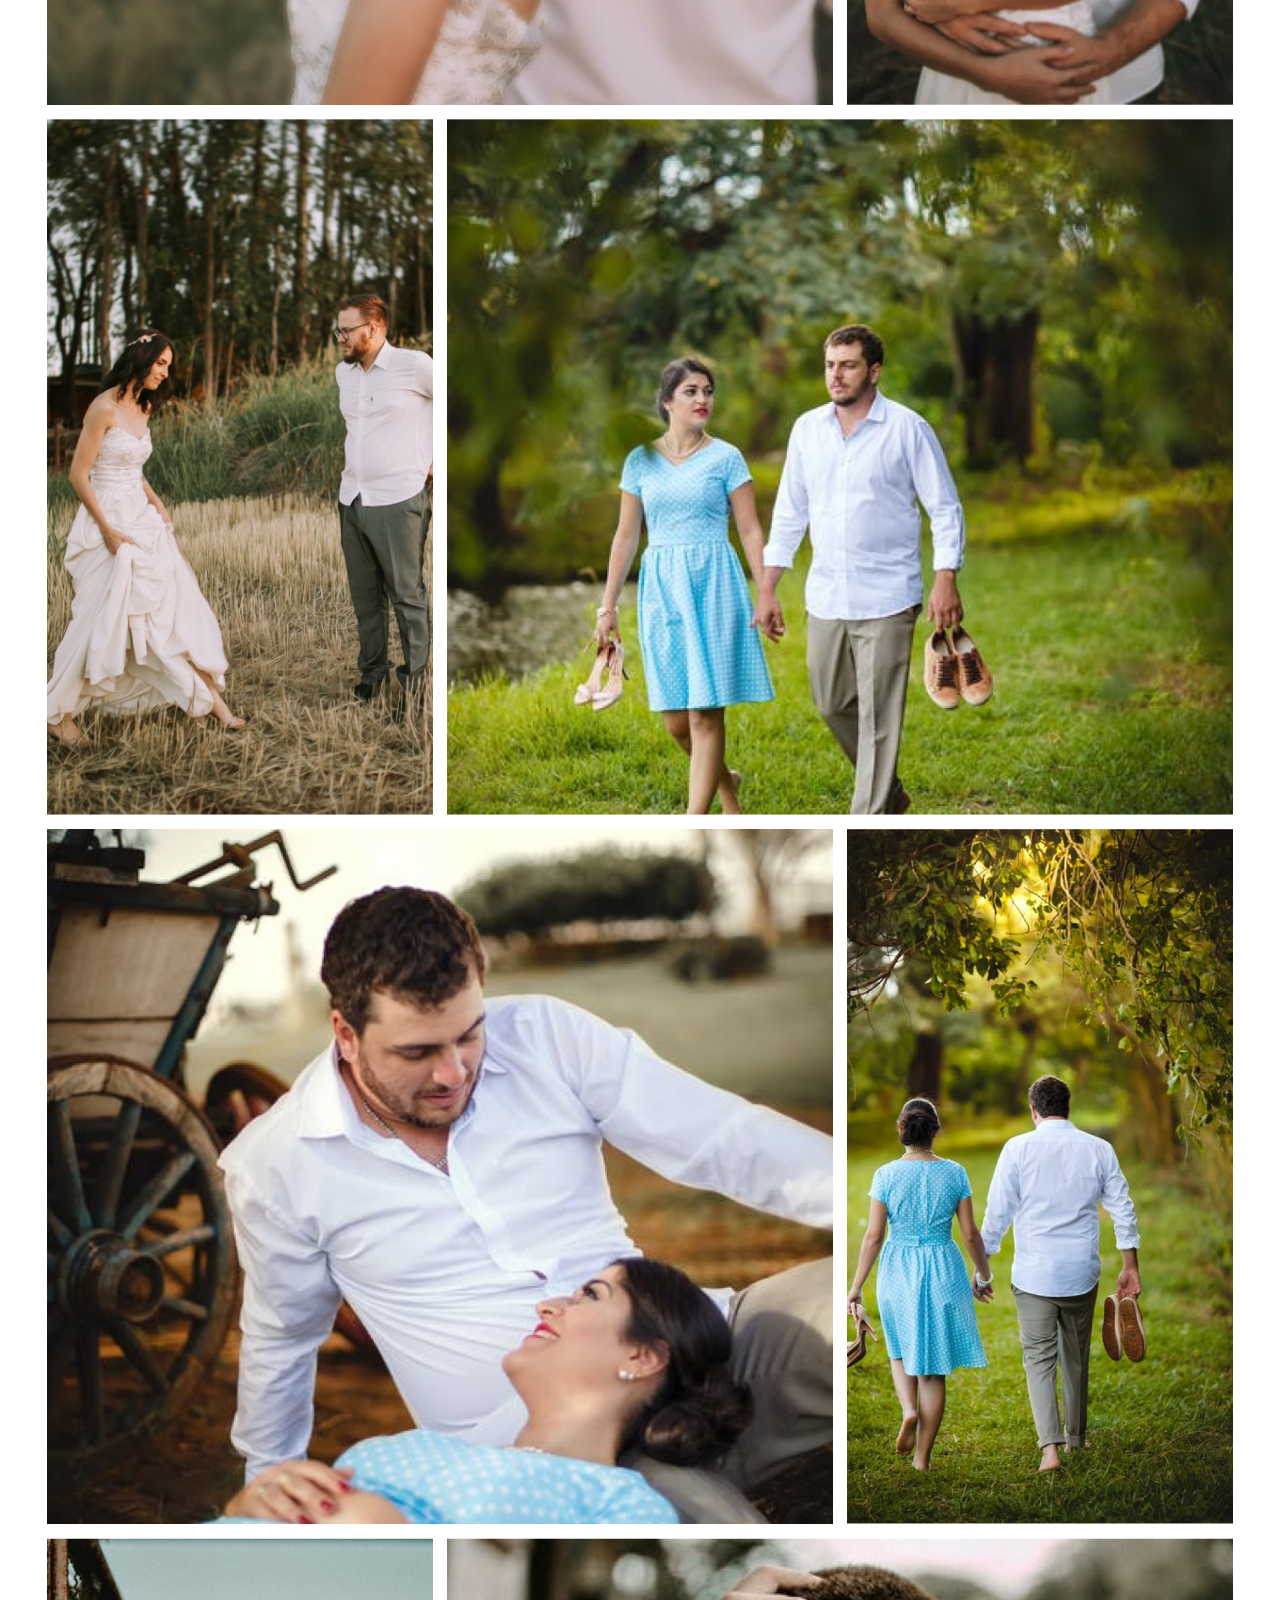
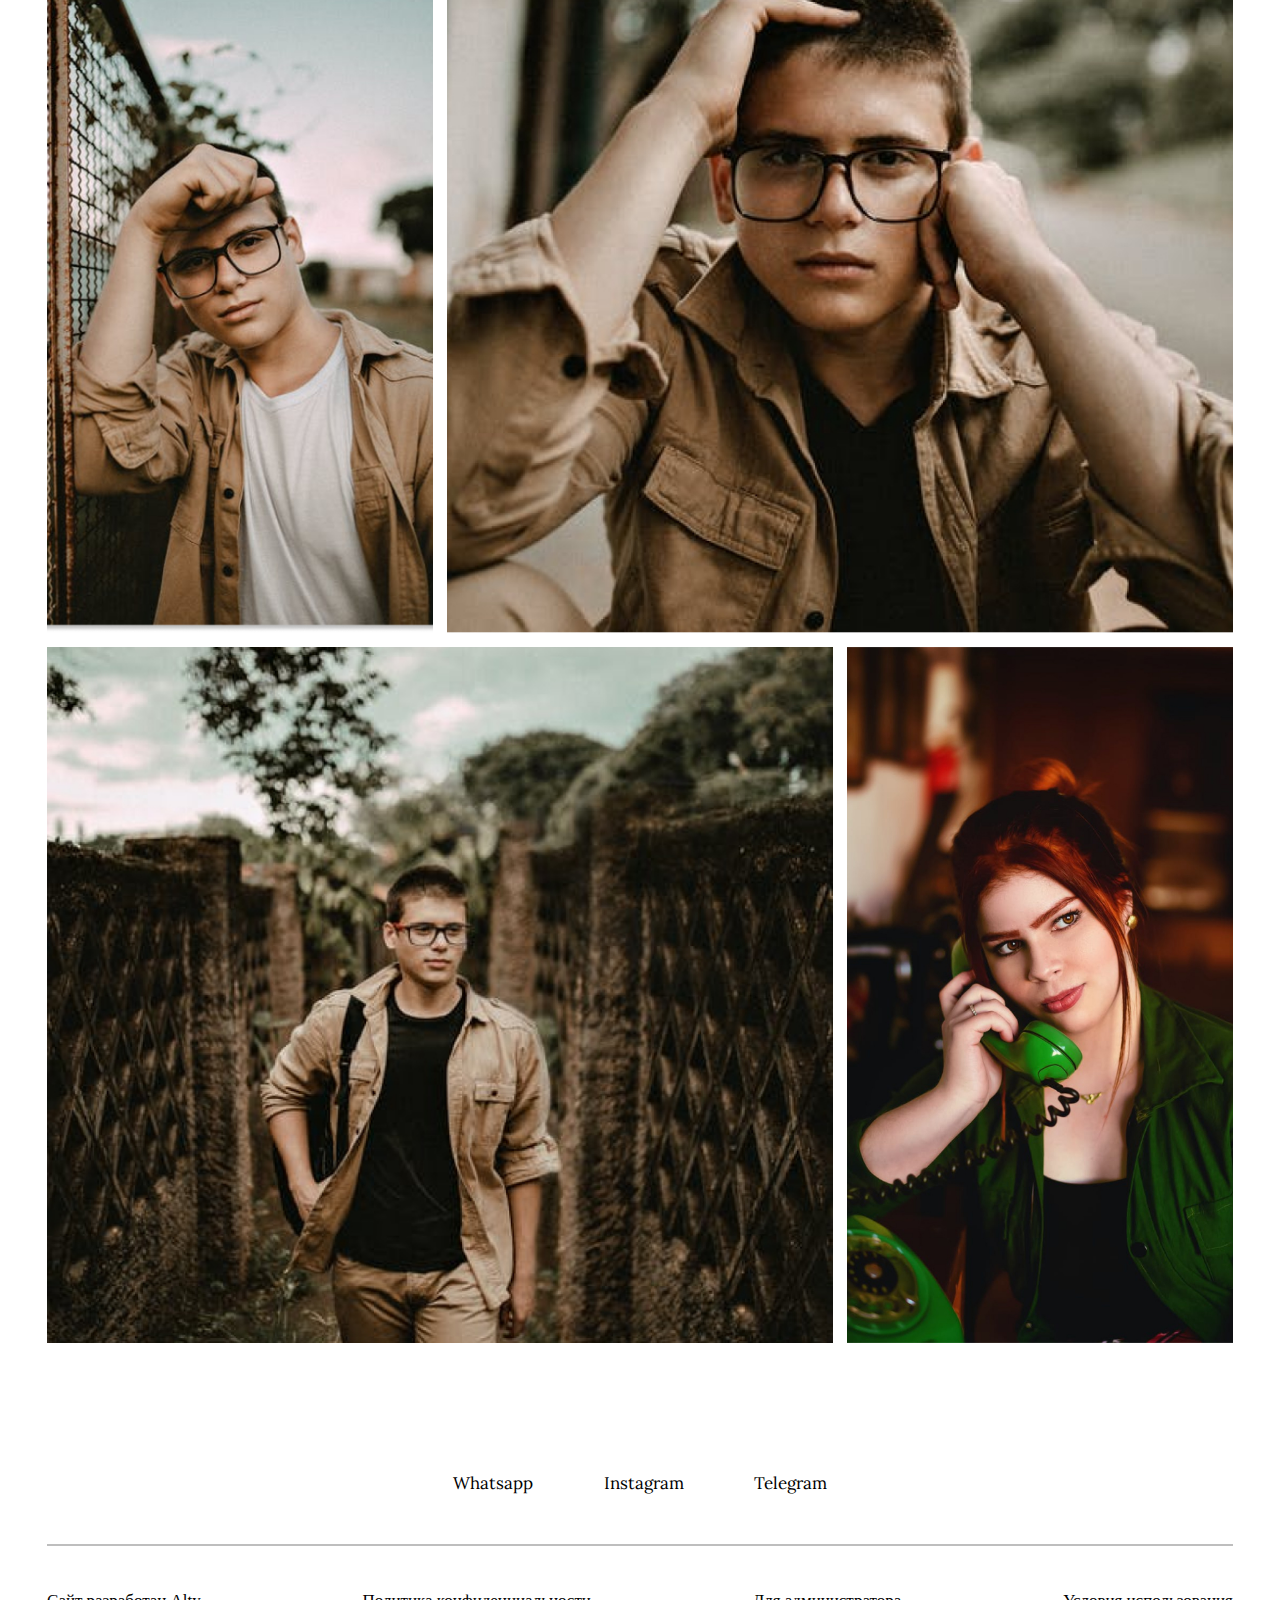
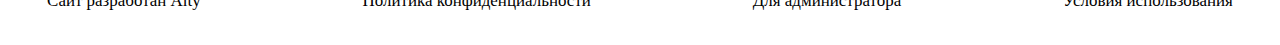
<file: portfolio.html>
<!DOCTYPE html>
<html lang="en">
	<head>
	<meta charset="UTF-8">
	<meta http-equiv="X-UA-Compatible" content="IE=edge">
	<meta name="viewport" content="width=device-width, initial-scale=1.0, maximum-scale=1.0, user-scalable=0">
	<meta name="author" content="Maksim Arkhipov"/>
  <meta name="description" content="Описание"/>
  <meta name="keywords" content="Ключевые слова"/>
  <meta name="robots" content="index,follow"/>
	<link rel="shortcut icon" href="favicon.ico" type="image/x-icon">
	<link rel="stylesheet" href="https://unpkg.com/swiper@8/swiper-bundle.min.css"/>
	<link rel="stylesheet" href="css/style.min.css">
	<title>Портфолио</title>
</head>
<body>
	<div class="wrapper">
		<header class="header header__black">
			<div class="header__container">
				<nav class="header__navbar">
					<div class="hamb">
						<div class="hamb__field" id="hamb">
							<span class="bar" style="background-color: #000;"></span>
							<span class="bar" style="background-color: #000;"></span>
							<span class="bar" style="background-color: #000;"></span>
						</div>
					</div>
					<a href="index.html" class="header__logo logo black">
						AMVO
					</a>
					<ul class="header__menu" id="menu">
						<li class="menu__item"><a href="portfolio.html" class="menu__link black">Портфолио</a></li>
						<li class="menu__item"><a href="price.html" class="menu__link black">Прайс</a></li>
						<li class="menu__item"><a href="sign.html" class="menu__link black">Записаться на съемку</a></li>
						<li class="menu__item"><a href="fears.html" class="menu__link black">Страхи</a></li>
						<li class="menu__item"><a href="contacts.html" class="menu__link black">Контакты</a></li>
					</ul>
				</nav>
				<div class="popup" id="popup"></div>
			</div>
		</header>
		<main class="main">
			<h1 class="portfolio-main__title title">Портфолио</h1>
			<section class="portfolio-photo__block">
				<div class="portfolio-photo__container-fluid">
					<div class="portfolio-photo__block-list">
						<div class="block-list__item photo1">
						</div>
						<div class="block-list__item photo2">
						</div>
						<div class="block-list__item photo3">
						</div>
						<div class="block-list__item photo4">
						</div>
						<div class="block-list__item photo5">
						</div>
						<div class="block-list__item photo6">
						</div>
						<div class="block-list__item photo7">
						</div>
						<div class="block-list__item photo8">
						</div>
						<div class="block-list__item photo9">
						</div>
						<div class="block-list__item photo10">
						</div>
						<div class="block-list__item photo11">
						</div>
						<div class="block-list__item photo12">
						</div>
					</div>
				</div>
			</section>
		</main>
		<footer class="footer">
			<div class="footer__container">
				<ul class="footer__social-block social-block">
					<li class="footer-social__item"><a href="#" class="footer-social__link wa">Whatsapp</a></li>
					<li class="footer-social__item"><a href="#" class="footer-social__link insta">Instagram</a></li>
					<li class="footer-social__item"><a href="#" class="footer-social__link tg">Telegram</a></li>
				</ul>
				<div class="footer__border"></div>
				<div class="footer__privacy-block">
					<ul class="footer__list">
						<li class="item__list"><a class="footer__dev" href="#">Сайт разработан Alty</a></li>
						<li class="item__list"><a class="footer__privacy" href="#">Политика конфиденциальности</a></li>
						<li class="item__list"><a class="footer__privacy" href="admin.html">Для администратора</a></li>
						<li class="item__list"><a class="footer__conditions" href="#">Условия использования</a></li>
					</ul>
				</div>
			</div>
		</footer>
		<script src="https://unpkg.com/swiper@8/swiper-bundle.min.js"></script>
<script src="js/app.min.js"></script>
	</div>
</body>
</html>
</file>
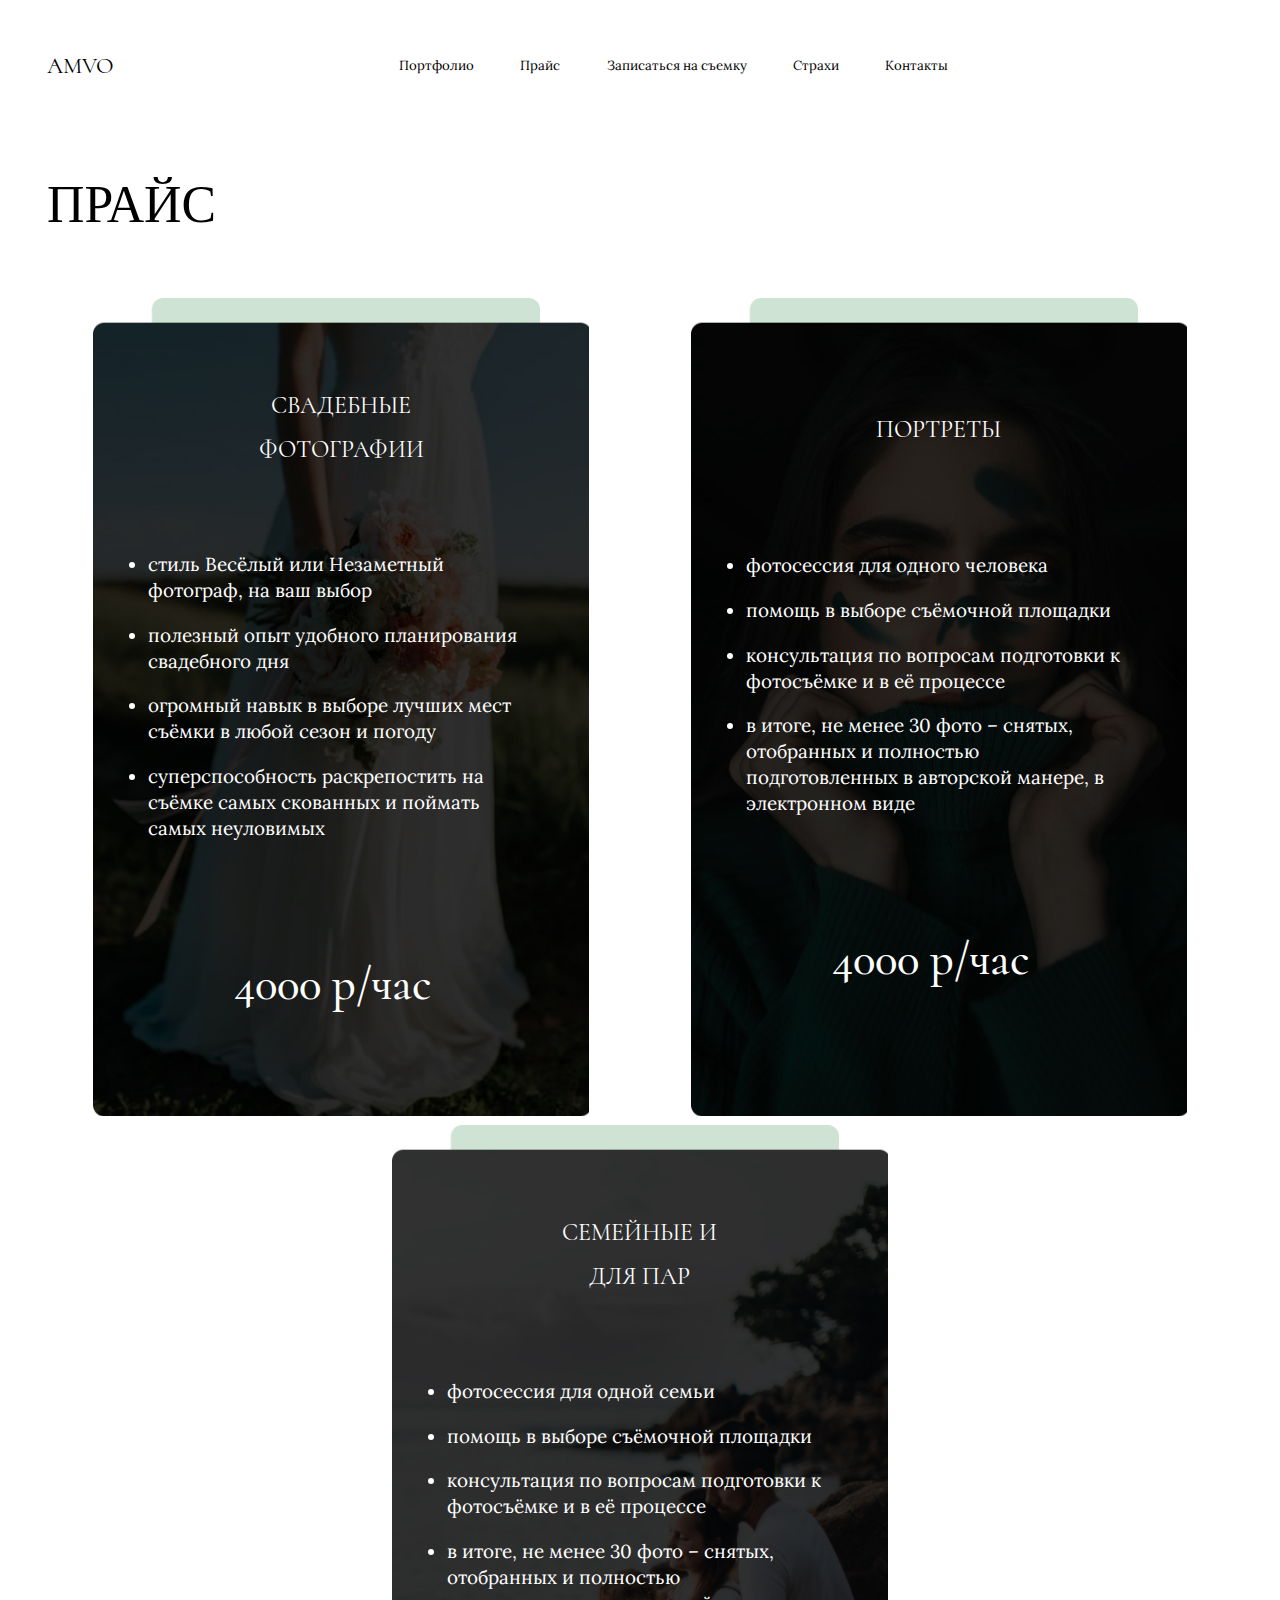
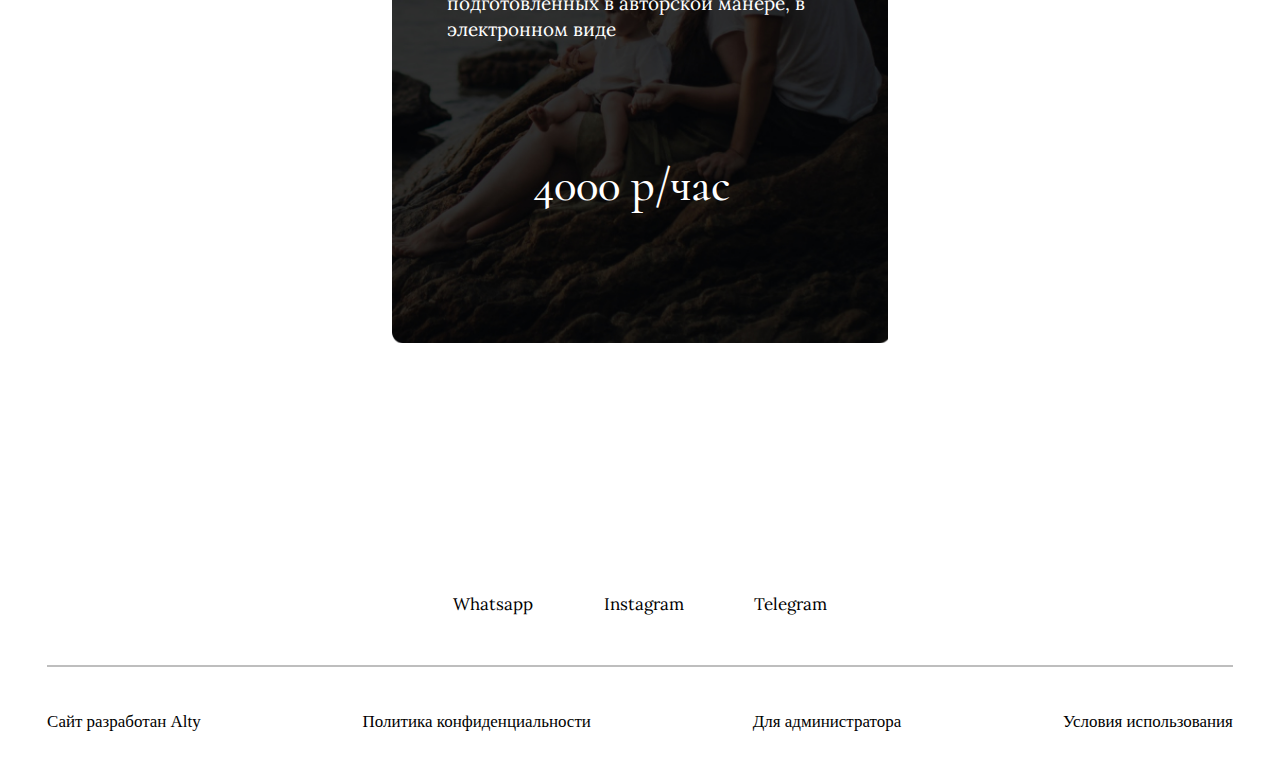
<file: price.html>
<!DOCTYPE html>
<html lang="en">
	<head>
	<meta charset="UTF-8">
	<meta http-equiv="X-UA-Compatible" content="IE=edge">
	<meta name="viewport" content="width=device-width, initial-scale=1.0, maximum-scale=1.0, user-scalable=0">
	<meta name="author" content="Maksim Arkhipov"/>
  <meta name="description" content="Описание"/>
  <meta name="keywords" content="Ключевые слова"/>
  <meta name="robots" content="index,follow"/>
	<link rel="shortcut icon" href="favicon.ico" type="image/x-icon">
	<link rel="stylesheet" href="https://unpkg.com/swiper@8/swiper-bundle.min.css"/>
	<link rel="stylesheet" href="css/style.min.css">
	<title>Прайс</title>
</head>
	<body>
		<div class="wrapper">
			<header class="header header__black">
				<div class="header__container">
					<nav class="header__navbar">
						<div class="hamb">
							<div class="hamb__field" id="hamb">
								<span class="bar" style="background-color: #000;"></span>
								<span class="bar" style="background-color: #000;"></span>
								<span class="bar" style="background-color: #000;"></span>
							</div>
						</div>
						<a href="index.html" class="header__logo logo black">
							AMVO
						</a>
						<ul class="header__menu" id="menu">
							<li class="menu__item"><a href="portfolio.html" class="menu__link black">Портфолио</a></li>
							<li class="menu__item"><a href="price.html" class="menu__link black">Прайс</a></li>
							<li class="menu__item"><a href="sign.html" class="menu__link black">Записаться на съемку</a></li>
							<li class="menu__item"><a href="fears.html" class="menu__link black">Страхи</a></li>
							<li class="menu__item"><a href="contacts.html" class="menu__link black">Контакты</a></li>
						</ul>
					</nav>
					<div class="popup" id="popup"></div>
				</div>
			</header>
			<main>
				<section class="price">
					<div class="price__container">
						<h1 class="price__title title">Прайс</h1>
						<div class="price__block">
							<div class="first__item">
								<span class="item__title">Свадебные 
									фотографии</span>
								<ul class="text__list">
									<li class="text__item">стиль Весёлый или Незаметный фотограф, на ваш выбор</li>
									<li class="text__item">полезный опыт удобного планирования свадебного дня</li>
									<li class="text__item">огромный навык в выборе лучших мест съёмки в любой сезон и погоду </li>
									<li class="text__item">суперспособность раскрепостить на съёмке самых скованных и поймать самых неуловимых</li>
								</ul>
								<span class="price__price">4000 р/час</span>
							</div>
							<div class="twice__item">
								<span class="item__title twice-item__title">Портреты</span>
								<ul class="text__list">
									<li class="text__item">фотосессия для одного человека</li>
									<li class="text__item">помощь в выборе съёмочной площадки</li>
									<li class="text__item">консультация по вопросам подготовки к фотосъёмке и в её процессе</li>
									<li class="text__item"> в итоге, не менее 30 фото – снятых, отобранных и полностью подготовленных в авторской манере, в электронном виде</li>
								</ul>
								<span class="price__price">4000 р/час</span>
							</div>
							<div class="three__item">
								<span class="item__title three-item__title">cемейные 
									и для пар</span>
								<ul class="text__list">
									<li class="text__item">фотосессия для одной семьи</li>
									<li class="text__item">помощь в выборе съёмочной площадки</li>
									<li class="text__item">консультация по вопросам подготовки к фотосъёмке и в её процессе</li>
									<li class="text__item">в итоге, не менее 30 фото – снятых, отобранных и полностью подготовленных в авторской манере, в электронном виде</li>
								</ul>
								<span class="price__price">4000 р/час</span>
							</div>
						</div>
					</div>
				</section>
			</main>
			<footer class="footer">
				<div class="footer__container">
					<ul class="footer__social-block social-block">
						<li class="footer-social__item"><a href="#" class="footer-social__link wa">Whatsapp</a></li>
						<li class="footer-social__item"><a href="#" class="footer-social__link insta">Instagram</a></li>
						<li class="footer-social__item"><a href="#" class="footer-social__link tg">Telegram</a></li>
					</ul>
					<div class="footer__border"></div>
					<div class="footer__privacy-block">
						<ul class="footer__list">
							<li class="item__list"><a class="footer__dev" href="#">Сайт разработан Alty</a></li>
							<li class="item__list"><a class="footer__privacy" href="#">Политика конфиденциальности</a></li>
							<li class="item__list"><a class="footer__privacy" href="admin.html">Для администратора</a></li>
							<li class="item__list"><a class="footer__conditions" href="#">Условия использования</a></li>
						</ul>
					</div>
				</div>
			</footer>
			<script src="https://unpkg.com/swiper@8/swiper-bundle.min.js"></script>
<script src="js/app.min.js"></script>
		</div>
	</body>
</html>
</file>
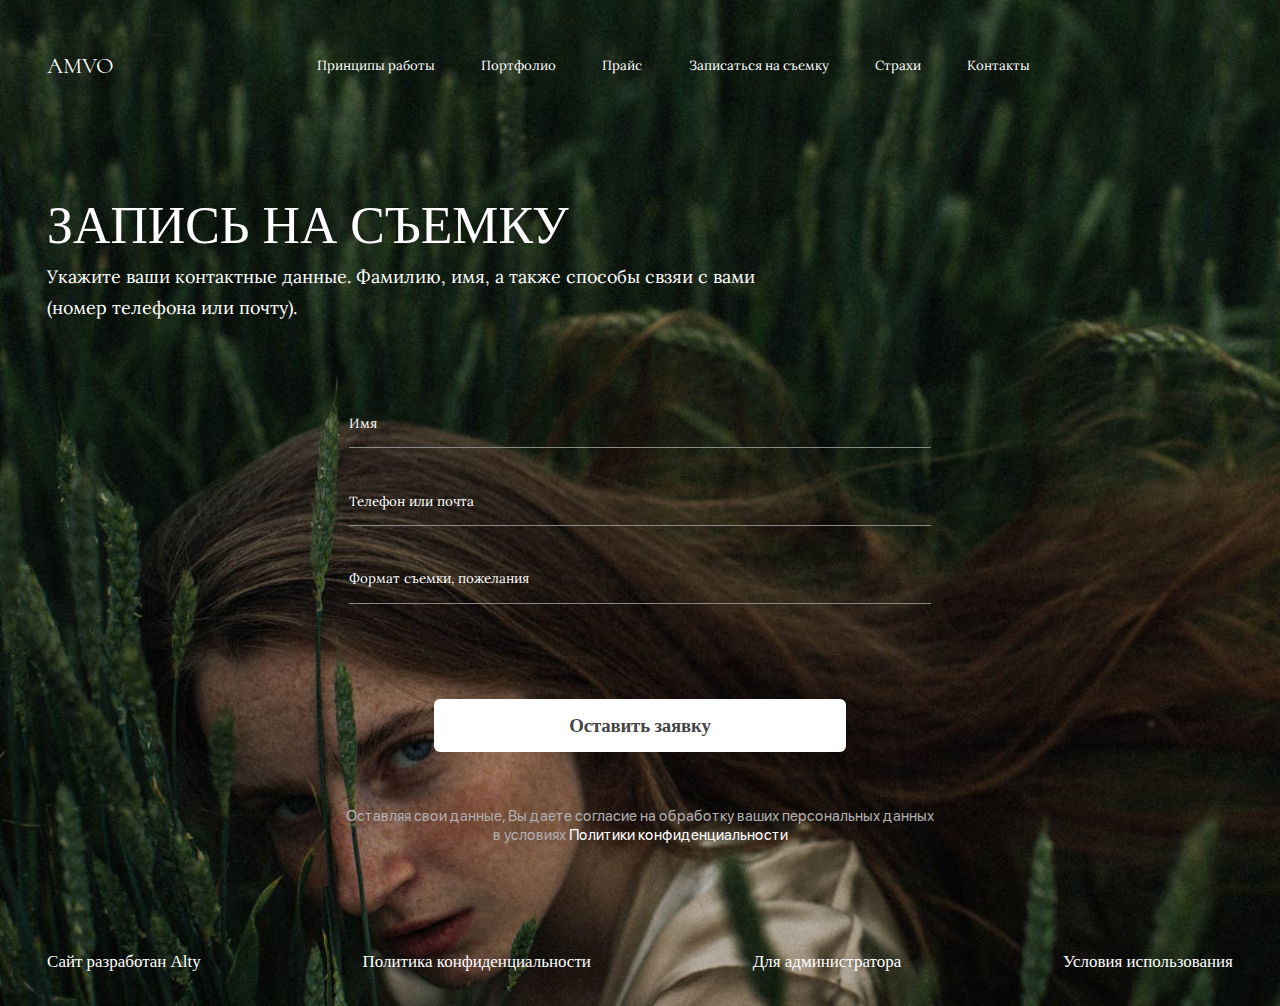
<file: sign.html>
<!DOCTYPE html>
<html lang="en">
	<head>
	<meta charset="UTF-8">
	<meta http-equiv="X-UA-Compatible" content="IE=edge">
	<meta name="viewport" content="width=device-width, initial-scale=1.0, maximum-scale=1.0, user-scalable=0">
	<meta name="author" content="Maksim Arkhipov"/>
  <meta name="description" content="Описание"/>
  <meta name="keywords" content="Ключевые слова"/>
  <meta name="robots" content="index,follow"/>
	<link rel="shortcut icon" href="favicon.ico" type="image/x-icon">
	<link rel="stylesheet" href="https://unpkg.com/swiper@8/swiper-bundle.min.css"/>
	<link rel="stylesheet" href="css/style.min.css">
	<title>Записаться на съемку</title>
</head>
	<body>
		<div class="sign-wrapper">
			<header class="header">
				<div class="header__container">
					<nav class="header__navbar">
						<div class="hamb">
							<div class="hamb__field" id="hamb">
								<span class="bar"></span>
								<span class="bar"></span>
								<span class="bar"></span>
							</div>
						</div>
						<a href="index.html" class="header__logo logo">
							AMVO
						</a>
						<ul class="header__menu" id="menu">
							<li class="menu__item"><a href="#photographer" class="menu__link">Принципы работы</a></li>
							<li class="menu__item"><a href="portfolio.html" class="menu__link">Портфолио</a></li>
							<li class="menu__item"><a href="price.html" class="menu__link">Прайс</a></li>
							<li class="menu__item"><a href="sign.html" class="menu__link">Записаться на съемку</a></li>
							<li class="menu__item"><a href="fears.html" class="menu__link">Страхи</a></li>
							<li class="menu__item"><a href="contacts.html" class="menu__link">Контакты</a></li>
						</ul>
					</nav>
					<div class="popup" id="popup"></div>
				</div>
			</header>

			<main class="main">
				<section class="sign">
					<div class="sign__container">
						<h1 class="sign-form__title title">Запись на съемку</h1>
						<p class="sign-form__subtitle">Укажите ваши контактные данные. Фамилию, имя, а также способы свзяи с вами (номер телефона или почту).</p>
						<div class="sign-form__form">
							<div class="sign-form__input">
								<input placeholder="Имя" type="text" name="name">
								<br>
								<input placeholder="Телефон или почта" type="text" name="name">
								<br>
								<input placeholder="Формат съемки, пожелания" type="text" name="name">
							</div>
							<div class="sign-form__btn-block"><a href="#" class="sign-form__btn">Оставить заявку</a></div>
							<p class="sign-data__text">Оставляя свои данные, Вы даете согласие на обработку ваших персональных данных в условиях <a class="sign-privacy" href="#">Политики конфиденциальности</a></p>
						</div>
					</div>
				</section>
			</main>
				<footer class="contscts-footer">
					<div class="sign-footer__container">
						<div class="footer__privacy-block">
							<ul class="footer__list">
								<li class="item__list white"><a class="footer__dev" href="#">Сайт разработан Alty</a></li>
								<li class="item__list white"><a class="footer__privacy" href="#">Политика конфиденциальности</a></li>
								<li class="item__list white"><a class="footer__privacy" href="admin.html">Для администратора</a></li>
								<li class="item__list white"><a class="footer__conditions" href="#">Условия использования</a></li>
							</ul>
						</div>
					</div>
				</footer>
				<script src="https://unpkg.com/swiper@8/swiper-bundle.min.js"></script>
<script src="js/app.min.js"></script>
		</div>
	</body>
</html>
</file>
<file: css/style.min.css>
@font-face {
  font-family: Cormorant;
  font-display: swap;
  src: url("../fonts/Cormorant-Medium.woff2") format("woff2"), url("../fonts/Cormorant-Medium.woff") format("woff");
  font-weight: 500;
  font-style: normal;
}
@font-face {
  font-family: Cormorant;
  font-display: swap;
  src: url("../fonts/Cormorant-Bold.woff2") format("woff2"), url("../fonts/Cormorant-Bold.woff") format("woff");
  font-weight: 700;
  font-style: normal;
}
@font-face {
  font-family: Lora;
  font-display: swap;
  src: url("../fonts/Lora-Medium.woff2") format("woff2"), url("../fonts/Lora-Medium.woff") format("woff");
  font-weight: 500;
  font-style: normal;
}
@font-face {
  font-family: Cormorant;
  font-display: swap;
  src: url("../fonts/Cormorant-Regular.woff2") format("woff2"), url("../fonts/Cormorant-Regular.woff") format("woff");
  font-weight: 400;
  font-style: normal;
}
@font-face {
  font-family: Cormorant;
  font-display: swap;
  src: url("../fonts/Cormorant-SemiBold.woff2") format("woff2"), url("../fonts/Cormorant-SemiBold.woff") format("woff");
  font-weight: 600;
  font-style: normal;
}
@font-face {
  font-family: Pushster;
  font-display: swap;
  src: url("../fonts/Pushster-Regular.woff2") format("woff2"), url("../fonts/Pushster-Regular.woff") format("woff");
  font-weight: 400;
  font-style: normal;
}
@font-face {
  font-family: SFProDisplay;
  font-display: swap;
  src: url("../fonts/SFProDisplay-Semibold.woff2") format("woff2"), url("../fonts/SFProDisplay-Semibold.woff") format("woff");
  font-weight: 600;
  font-style: normal;
}
@font-face {
  font-family: Lora;
  font-display: swap;
  src: url("../fonts/Lora-Regular.woff2") format("woff2"), url("../fonts/Lora-Regular.woff") format("woff");
  font-weight: 400;
  font-style: normal;
}
@font-face {
  font-family: SFProDisplay;
  font-display: swap;
  src: url("../fonts/SFProDisplay-Regular.woff2") format("woff2"), url("../fonts/SFProDisplay-Regular.woff") format("woff");
  font-weight: 400;
  font-style: normal;
}
* {
  padding: 0px;
  margin: 0px;
  border: 0px;
}

*,
*:before,
*:after {
  -moz-box-sizing: border-box;
  -webkit-box-sizing: border-box;
  box-sizing: border-box;
}

aside,
nav,
footer,
header,
section {
  display: block;
}

html,
body {
  height: 100%;
}

body {
  text-rendering: optimizeLegibility;
  -ms-text-size-adjust: 100%;
  -moz-text-size-adjust: 100%;
  -webkit-text-size-adjust: 100%;
}

input,
button,
textarea {
  font-family: Lora, Helvetica, Arial, sans-serif;
}

input::-ms-clear {
  display: none;
}

button {
  cursor: pointer;
  background-color: inherit;
}

button::-moz-focus-inner {
  padding: 0;
  border: 0;
}

a,
a:visited {
  text-decoration: none;
}

a:hover {
  text-decoration: none;
}

ul li {
  list-style: none;
}

img {
  vertical-align: top;
}

h1,
h2,
h3,
h4,
h5,
h6 {
  font-weight: inherit;
  font-size: inherit;
}

html {
  font-size: 62.5%;
  /* 10px */
}

body {
  font-size: 200%;
  /* 20px */
}

body {
  font-family: Lora, Helvetica, Arial, sans-serif;
  font-weight: 400;
  font-size: 2rem;
  line-height: 1.4;
  color: #fff;
  background-color: #fff;
  position: relative;
}

.wrapper {
  overflow: hidden;
  display: flex;
  flex-direction: column;
  min-height: 100%;
  width: 100%;
}

[class*=__container] {
  max-width: 172rem;
  margin: 0 auto;
  padding: 0 5rem;
}

.header {
  position: absolute;
  width: 100%;
  top: 0;
  left: 0;
  z-index: 50;
}
.header__navbar {
  display: flex;
  align-items: center;
  min-height: 14rem;
}

.logo {
  font-family: Cormorant;
  font-weight: 400;
  font-size: 2.4rem;
  line-height: 29px;
  color: #FFFFFF;
}

.header__menu {
  display: flex;
  margin: 0 auto;
  gap: 4.9rem;
}

.menu__item {
  font-family: Lora;
  font-weight: 400;
  font-size: 1.4rem;
  line-height: 23px;
  white-space: nowrap;
}

.menu__link {
  color: #FFFFFF;
}

.main {
  flex: 1 1 auto;
}

.title {
  font-family: Carmorant;
  font-weight: 400;
  font-size: 7.2rem;
  line-height: 87px;
  text-transform: uppercase;
  color: #000;
}

.startpage {
  background: url("../images/startbg.png");
  background-position: center;
  background-size: cover;
}
.startpage__container {
  padding-top: 34rem;
}
.startpage__title {
  font-size: 9.2rem;
  line-height: 111px;
  color: #FFFFFF;
}
.startpage__subtitle {
  font-weight: 500;
  font-size: 2.4rem;
  line-height: 31px;
  padding: 2.1rem 0 8.2rem;
  color: #fff;
}
.startpage__btn {
  max-width: 35.4rem;
  font-family: Lora;
  font-weight: 500;
  font-size: 2.1rem;
  line-height: 27px;
  color: #FFFFFF;
  padding: 3.2rem 6.7rem;
  border: 1px solid #FFFFFF;
}

.social-block {
  padding-top: 28.1rem;
  display: flex;
  justify-content: center;
  gap: 7.5rem;
}

.social__item {
  font-family: Lora;
  font-weight: 500;
  font-size: 1.8rem;
  line-height: 23px;
}
.social__link {
  color: #FFFFFF;
}

.aboutme__container {
  max-width: 162rem;
  padding: 12.8rem 0;
  display: grid;
  grid-template-columns: 31.4% 68.6%;
  gap: 16.1rem;
}
.aboutme__mainimg {
  background: url("../images/mainimg.jpg");
  background-size: cover;
  background-position: center;
  max-width: 54rem;
  height: 80rem;
}
.aboutme__content {
  display: grid;
  grid-template-columns: 36% 64%;
  grid-template-rows: 1fr 1fr;
}
.aboutme__text {
  grid-column: 2 span;
  max-width: 40rem;
}
.aboutme__subtitle {
  font-family: Lora;
  padding-top: 6.5rem;
  max-width: 67rem;
  line-height: 26px;
  color: #000000;
}
.aboutme__subtitle p {
  padding-bottom: 3.5rem;
}
.aboutme__img {
  background: url("../images/imager.jpg");
  background-size: cover;
  background-position: center;
  max-width: 47.2rem;
  height: 25.1rem;
  display: grid;
  grid-column: 2;
  grid-row: 2;
}

.circle {
  position: relative;
  left: -9rem;
  top: 16rem;
  animation: 5s linear 0s normal none infinite running circle;
  -webkit-animation: 5s linear 0s normal none infinite running circle;
  width: 20.3rem;
}

@keyframes circle {
  0% {
    transform: rotate(0deg);
  }
  100% {
    transform: rotate(360deg);
  }
}
.photographer__container {
  padding-bottom: 11.4rem;
}
.photographer__movie {
  padding-right: 8rem;
  height: 10rem;
  width: 60rem;
  border-radius: 1.5rem;
  margin-top: 1rem;
  animation: movie 5s linear infinite;
  padding-bottom: 13.2rem;
}
.photographer__movie span {
  font-family: Cormorant;
  font-style: normal;
  font-weight: 500;
  font-size: 64px;
  line-height: 78px;
  text-transform: uppercase;
  color: #CECECE;
  white-space: nowrap;
  word-spacing: 102px;
}
.photographer__title {
  max-width: 51.8rem;
  display: flex;
  align-items: end;
}
.photographer__content-block {
  display: flex;
  justify-content: space-between;
}
.photographer__img {
  margin-right: -9.5rem;
}
.photographer__info-block {
  display: flex;
  flex-wrap: wrap;
  gap: 10rem;
  justify-content: space-between;
  padding-top: 12.8rem;
}

@keyframes movie {
  0% {
    transform: translatex(-100%);
  }
  100% {
    transform: translatex(100vw);
  }
}
.info__item {
  max-width: 29rem;
}
.info__title {
  font-family: Cormorant;
  font-weight: 500;
  font-size: 3rem;
  line-height: 36px;
  text-transform: uppercase;
  color: #000000;
  padding-bottom: 2.3rem;
}
.info__text {
  font-family: Lora;
  font-size: 2rem;
  line-height: 26px;
  color: #000000;
}

.myworks__container {
  padding-bottom: 12.8rem;
}
.myworks__title {
  padding-bottom: 9.6rem;
}
.myworks__movie {
  animation: movie 5s linear infinite;
}
.myworks__movie span {
  font-family: Cormorant;
  font-weight: 500;
  font-size: 6.4rem;
  line-height: 78px;
  text-transform: uppercase;
  color: #CECECE;
  white-space: nowrap;
}

@keyframes movie {
  0% {
    transform: translatex(-100%);
  }
  100% {
    transform: translatex(100vw);
  }
}
.tab-list {
  display: flex;
  gap: 1rem;
  width: 100%;
  color: #000000;
  list-style-type: none;
  cursor: pointer;
  padding-bottom: 6.6rem;
}

.tab-item {
  flex-grow: 1;
  width: 5rem;
  padding: 0.5rem;
  transition: width 0.5s;
  font-family: Cormorant;
  font-weight: 500;
  font-size: 2.6rem;
  line-height: 31px;
  text-transform: uppercase;
  color: #000000;
}

.content-list {
  padding-bottom: 14.3rem;
  display: flex;
}

.content-item {
  display: none;
}

.content-item.is-active {
  display: grid;
}

.content-item.is-active img:nth-child(2) {
  display: grid;
}

.content-item.is-active img:nth-child(3) {
  display: grid;
}

.content-item.is-active img:nth-child(4) {
  display: grid;
}

.price__container {
  padding-bottom: 12.8rem;
}
.price__title {
  padding-bottom: 6.2rem;
}
.price__top-block {
  display: flex;
  justify-content: space-around;
  padding-bottom: 10rem;
}
.price__block {
  display: flex;
  gap: 1rem;
  flex-wrap: wrap;
}
.price__price {
  font-family: Cormorant;
  font-weight: 500;
  font-size: 5rem;
  line-height: 61px;
  text-transform: lowercase;
  padding: 0 15rem 0;
  white-space: nowrap;
}

.first__item {
  background-image: url("../images/groupone.jpg");
  background-size: cover;
  background-repeat: no-repeat;
  width: 52.7rem;
  height: 86.8rem;
  margin: 0 auto;
}

.item__title {
  font-family: Cormorant;
  font-weight: 400;
  font-size: 3.6rem;
  line-height: 44px;
  text-transform: uppercase;
  display: block;
  max-width: 24.8rem;
  margin: 0 auto;
  text-align: center;
  padding: 9rem 0 8.5rem;
}

.text__list {
  padding-bottom: 10rem;
}
.text__item {
  list-style-type: disc;
  margin: 0 auto;
  max-width: 41rem;
  font-family: Lora;
  font-weight: 400;
  font-size: 2rem;
  line-height: 26px;
  padding-bottom: 2rem;
}

.twice__item {
  background-image: url("../images/grouptwo.jpg");
  background-size: cover;
  background-repeat: no-repeat;
  width: 52.7rem;
  height: 86.8rem;
  margin: 0 auto;
}

.twice-item__title {
  text-align: center;
  padding: 11.6rem 0 10.7rem;
}

.three__item {
  background-image: url("../images/groupthree.jpg");
  background-size: cover;
  background-repeat: no-repeat;
  width: 52.7rem;
  height: 86.8rem;
  margin: 0 auto;
}

.three-item__title {
  max-width: 21rem;
}

.form {
  background: url("../images/form-bg.png");
  background-repeat: no-repeat;
  background-size: cover;
  min-height: 70vh;
  /* FF 4-18 */
  /* FF 19+ */
  /* IE 10+ */
}
.form__container {
  max-width: 164rem;
  display: flex;
  justify-content: flex-end;
}
.form__form {
  padding-top: 5rem;
  max-width: 63.3rem;
  height: 64.9rem;
}
.form__title {
  font-family: Cormorant;
  font-weight: 400;
  font-size: 7rem;
  line-height: 85px;
  text-align: center;
  padding-bottom: 2rem;
}
.form__subtitle {
  max-width: 50rem;
  font-family: SFProDisplay;
  font-weight: 400;
  font-size: 1.6rem;
  line-height: 19px;
  text-align: center;
  margin: 0 auto;
  padding-bottom: 3.4rem;
}
.form__input {
  padding-bottom: 3rem;
}
.form__input input {
  margin-bottom: 4rem;
  padding-bottom: 1.6rem;
  width: 61.8rem;
  color: #FFFFFF;
  background: none;
  border-bottom: 1px solid #8A8A8A;
  max-width: 61.8rem;
}
.form__input input::placeholder {
  color: #FFFFFF;
}
.form__input input:focus::-webkit-input-placeholder {
  color: transparent;
}
.form__input input:focus:-moz-placeholder {
  color: transparent;
}
.form__input input:focus::-moz-placeholder {
  color: transparent;
}
.form__input input:focus:-ms-input-placeholder {
  color: transparent;
}
.form__btn {
  font-family: SFProDisplay;
  font-weight: 600;
  font-size: 2rem;
  line-height: 24px;
  text-align: center;
  letter-spacing: -0.01em;
  color: #454545;
  background: #FFFFFF;
  border-radius: 6px;
  padding: 1.7rem 14.4rem;
}

.data__text {
  font-family: SFProDisplay;
  font-weight: 400;
  font-size: 1.6rem;
  line-height: 19px;
  color: #AFAFAF;
  padding-top: 5.7rem;
  max-width: 63.3rem;
}

.privacy {
  color: #FFFFFF;
}

.more {
  padding-top: 10rem;
}
.more__container-fluid {
  max-width: 146.6rem;
}
.more__title {
  color: #000000;
  max-width: 72.8rem;
  padding-bottom: 7rem;
}
.more__inst {
  font-family: Lora;
  font-weight: 400;
  font-size: 2.6rem;
  line-height: 33px;
  color: #000000;
}
.more__block-list {
  padding-top: 3.2rem;
  display: grid;
  gap: 3rem;
  grid-template-columns: repeat(4, 1fr);
}

.block__item {
  max-width: 100%;
}

.sign-wrapper {
  background: url("../images/startbg.png");
  background-repeat: no-repeat;
  background-size: cover;
  min-height: 100vh;
}

.sign__container {
  display: grid;
  padding-top: 20.3rem;
  max-width: 172rem;
}

.sign-form {
  /* FF 4-18 */
  /* FF 19+ */
  /* IE 10+ */
}
.sign-form__form {
  display: grid;
  justify-self: center;
  padding-top: 5rem;
  max-width: 88.3rem;
  height: 53rem;
}
.sign-form__title {
  color: #FFFFFF;
  display: grid;
  text-align: left;
}
.sign-form__subtitle {
  max-width: 77rem;
  font-family: Lora;
  font-weight: 400;
  font-size: 1.9rem;
  line-height: 31px;
  text-align: left;
  color: #FFFFFF;
  padding-bottom: 4rem;
}
.sign-form__input {
  text-align: center;
  padding-bottom: 6rem;
}
.sign-form__input input {
  margin-bottom: 4rem;
  padding-bottom: 1.6rem;
  width: 61.8rem;
  color: #FFFFFF;
  background: none;
  border-bottom: 1px solid #8A8A8A;
  max-width: 61.8rem;
}
.sign-form__input input::placeholder {
  color: #FFFFFF;
}
.sign-form__input input:focus::-webkit-input-placeholder {
  color: transparent;
}
.sign-form__input input:focus:-moz-placeholder {
  color: transparent;
}
.sign-form__input input:focus::-moz-placeholder {
  color: transparent;
}
.sign-form__input input:focus:-ms-input-placeholder {
  color: transparent;
}
.sign-form__btn-block {
  text-align: center;
}
.sign-form__btn {
  font-family: SF Pro Display;
  font-weight: 600;
  font-size: 2rem;
  line-height: 24px;
  letter-spacing: -0.01em;
  color: #454545;
  background: #FFFFFF;
  border-radius: 6px;
  padding: 1.7rem 14.4rem;
}

.sign-data__text {
  font-family: SFProDisplay;
  font-weight: 400;
  font-size: 1.6rem;
  line-height: 19px;
  color: #AFAFAF;
  padding-top: 5.7rem;
  max-width: 63.3rem;
  text-align: center;
}

.sign-privacy {
  color: #FFFFFF;
}

.sign-developer {
  font-family: Lora;
  font-weight: 500;
  font-size: 1.4rem;
  line-height: 18px;
  color: #FFFFFF;
}

.sign-footer__container {
  padding-top: 5rem;
  text-align: center;
  max-width: 172rem;
  padding-bottom: 3.5rem;
}
.sign-footer__privacy-block {
  display: flex;
  justify-content: space-between;
}
.sign-footer__privacy {
  font-family: Lora;
  font-weight: 500;
  font-size: 1.4rem;
  line-height: 18px;
  color: #FFFFFF;
}
.sign-footer__conditions {
  font-family: Lora;
  font-weight: 500;
  font-size: 1.4rem;
  line-height: 18px;
  color: #FFFFFF;
}
.sign-footer__admin {
  font-family: Lora;
  font-weight: 500;
  font-size: 1.4rem;
  line-height: 18px;
  color: #FFFFFF;
}

.portfolio-main__title {
  font-size: 5rem;
  color: #000000;
  text-align: center;
  padding: 0 0 6.5rem 0;
}

.portfolio-photo__container-fluid {
  max-width: 144rem;
}
.portfolio-photo__block-list {
  display: grid;
  grid-template-columns: repeat(3, 1fr);
  gap: 1.5rem;
}

.block-list__item {
  height: 73.8rem;
}

.portfolio-header__logo {
  color: #000;
}

.photo1 {
  background-image: url("../images/1.jpg");
  background-repeat: no-repeat;
  background-position: center;
  background-size: cover;
}

.photo2 {
  background-image: url("../images/2.jpg");
  background-repeat: no-repeat;
  background-position: center;
  background-size: cover;
  grid-column: span 2;
}

.photo3 {
  background-image: url("../images/3.jpg");
  background-repeat: no-repeat;
  background-position: center;
  background-size: cover;
  grid-column: span 2;
}

.photo4 {
  background-image: url("../images/4.jpg");
  background-repeat: no-repeat;
  background-position: center;
  background-size: cover;
}

.photo5 {
  background-image: url("../images/5.jpg");
  background-repeat: no-repeat;
  background-position: center;
  background-size: cover;
}

.photo6 {
  background-image: url("../images/6.jpg");
  background-repeat: no-repeat;
  background-position: center;
  background-size: cover;
  grid-column: span 2;
}

.photo7 {
  background-image: url("../images/7.jpg");
  background-repeat: no-repeat;
  background-position: center;
  background-size: cover;
  grid-column: span 2;
}

.photo8 {
  background-image: url("../images/8.jpg");
  background-repeat: no-repeat;
  background-position: center;
  background-size: cover;
}

.photo9 {
  background-image: url("../images/9.jpg");
  background-repeat: no-repeat;
  background-position: center;
  background-size: cover;
}

.photo10 {
  background-image: url("../images/10.jpg");
  background-repeat: no-repeat;
  background-position: center;
  background-size: cover;
  grid-column: span 2;
}

.photo11 {
  background-image: url("../images/11.jpg");
  background-repeat: no-repeat;
  background-position: center;
  background-size: cover;
  grid-column: span 2;
}

.photo12 {
  background-image: url("../images/12.jpg");
  background-repeat: no-repeat;
  background-position: center;
  background-size: cover;
}

.contacts {
  padding-bottom: 23rem;
}
.contacts__content-top {
  display: flex;
  justify-content: space-between;
  align-items: flex-end;
  padding-bottom: 14rem;
}
.contacts__text {
  color: #CECECE;
  font-family: Cormorant;
  font-weight: 600;
  font-size: 3.6rem;
  line-height: 44px;
}
.contacts__content-bottom {
  display: flex;
  gap: 20.5rem;
}

.block-tel {
  font-family: Cormorant;
  font-weight: 500;
  font-size: 3rem;
  line-height: 36px;
  color: #000000;
}

.block-mail {
  font-family: Cormorant;
  font-weight: 500;
  font-size: 3rem;
  line-height: 36px;
  color: #000000;
}

.block-soc {
  font-family: Cormorant;
  font-weight: 500;
  font-size: 3rem;
  line-height: 36px;
  color: #000000;
}

.block__item {
  padding-top: 2.3rem;
  font-family: Lora;
  font-style: normal;
  font-weight: 400;
  font-size: 20px;
  line-height: 26px;
  color: #000000;
}
.block__link {
  color: #000000;
}

.fears__title {
  max-width: 80rem;
  padding: 0 0 7rem 0;
}
.fears__content-block {
  display: flex;
  gap: 13.3rem;
}
.fears__titletwo {
  padding: 10.6rem 0 2.4rem;
}
.fears__subtitle {
  max-width: 79rem;
  font-family: Lora;
  font-weight: 400;
  font-size: 2rem;
  line-height: 26px;
  color: #000000;
}
.fears__text {
  font-family: Cormorant;
  font-weight: 600;
  font-size: 3.6rem;
  line-height: 44px;
  color: #CECECE;
}
.fears__content-top {
  display: flex;
  align-items: center;
  justify-content: space-between;
}

.block-one {
  font-family: Cormorant;
  font-weight: 500;
  font-size: 3rem;
  line-height: 36px;
  color: #000000;
}

.block-two {
  font-family: Cormorant;
  font-weight: 500;
  font-size: 3rem;
  line-height: 36px;
  color: #000000;
}

.block-three {
  font-family: Cormorant;
  font-weight: 500;
  font-size: 3rem;
  line-height: 36px;
  color: #000000;
}

.fears-block__text {
  font-family: Lora;
  font-weight: 400;
  font-size: 2rem;
  line-height: 26px;
  color: #000000;
  max-width: 33rem;
  padding-top: 2.4rem;
}

.login-wrapper__container {
  display: grid;
  grid-template-columns: 41.28% 58.72%;
  min-height: 100vh;
  max-width: 192rem;
  padding-left: 10rem;
}
.login-wrapper__content-left {
  padding-top: 6.3rem;
}
.login-wrapper__form-input_login {
  border-bottom: 1px solid #000000;
  max-width: 40.5rem;
  position: relative;
  font-family: SFProDisplay;
  font-weight: 500;
  font-size: 1.6rem;
}
.login-wrapper__form-input_login input::placeholder {
  color: rgba(131, 131, 131, 0.5);
}
.login-wrapper__form-input_login input {
  width: 40.5rem;
}
.login-wrapper__form-input_login::before {
  content: "";
  background: url("../images/user.svg");
  margin: 0 0 -1rem 1rem;
  background-repeat: no-repeat;
  width: 20px;
  height: 20px;
  position: absolute;
}
.login-wrapper__form-input_password {
  position: relative;
  border-bottom: 1px solid #000000;
  max-width: 40.5rem;
  font-family: SFProDisplay;
  font-weight: 500;
  font-size: 1.6rem;
}
.login-wrapper__form-input_password::before {
  content: "";
  background-image: url("../images/pass.svg");
  margin: 0 0 -1rem 1rem;
  background-repeat: no-repeat;
  width: 20px;
  height: 20px;
  position: absolute;
}
.login-wrapper__form-input_password input::placeholder {
  color: rgba(131, 131, 131, 0.5);
}
.login-wrapper__form-input_password input {
  width: 40.5rem;
}
.login-wrapper__content-right {
  background: url("../images/bg-admin.png");
  background-repeat: no-repeat;
  background-size: 100% cover;
}

.login-form-input {
  margin: 0 0 1.5rem 3.7rem;
  max-width: 40.5rem;
  background: none;
}

.password-form-input {
  margin: 0 0 1.5rem 3.7rem;
  max-width: 40.5rem;
  background: none;
}

.content-left__title {
  padding: 9rem 0 13.8rem;
}
.content-left__form-input {
  padding-bottom: 8.9rem;
}
.content-left__login-btn {
  padding: 1.9rem 9.5rem;
  border: 1px solid #000000;
  font-family: Lora;
  font-weight: 500;
  font-size: 2.1rem;
  line-height: 27px;
  color: #000000;
}

.content-right__text {
  display: inline-block;
  padding-top: 6.3rem;
  padding-left: 7.2rem;
  max-width: 77.7rem;
  font-family: Lora;
  font-weight: 300;
  font-size: 2.4rem;
  line-height: 31px;
}

.app-wrapper {
  padding-bottom: 8rem;
}

.app__container {
  padding-top: 6.5rem;
}
.app__title {
  padding-top: 11.5rem;
  padding-bottom: 7.7rem;
}
.app__flex-block {
  display: flex;
  gap: 23.8rem;
}
.app__top-content {
  display: flex;
  justify-content: space-between;
}

.button__exit {
  font-family: Cormorant;
  font-weight: 400;
  font-size: 2.4rem;
  line-height: 29px;
  color: #000;
}

.name-block {
  font-family: Cormorant;
  font-weight: 600;
  font-size: 3rem;
  line-height: 36px;
  color: #A6A6A6;
}

.name__item {
  font-family: Lora;
  font-weight: 400;
  font-size: 2rem;
  line-height: 26px;
  color: #000000;
  padding-top: 6.1rem;
}
.name__item:nth-child(1) {
  padding-top: 3.5rem;
}

.date-block {
  font-family: Cormorant;
  font-weight: 600;
  font-size: 3rem;
  line-height: 36px;
  color: #A6A6A6;
}

.date__item {
  font-family: Lora;
  font-weight: 400;
  font-size: 2rem;
  line-height: 26px;
  color: #000000;
  padding-top: 6.1rem;
}
.date__item:nth-child(1) {
  padding-top: 3.5rem;
}

.tel-block {
  font-family: Cormorant;
  font-weight: 600;
  font-size: 3rem;
  line-height: 36px;
  color: #A6A6A6;
}

.tel__item {
  font-family: Lora;
  font-weight: 400;
  font-size: 2rem;
  line-height: 26px;
  color: #000000;
  padding-top: 3.5rem;
}
.tel__item:nth-child(1) {
  padding-top: 3.5rem;
}

.wishes-block {
  font-family: Cormorant;
  font-weight: 600;
  font-size: 3rem;
  line-height: 36px;
  color: #A6A6A6;
}

.wish__item {
  font-family: Lora;
  font-weight: 400;
  font-size: 2rem;
  line-height: 26px;
  color: #000000;
  padding-top: 6.1rem;
}
.wish__item:nth-child(1) {
  padding-top: 3.5rem;
}

.header__black {
  position: relative;
  padding-bottom: 4rem;
}

.black {
  color: #000;
}

.hamb {
  display: none;
}

.popup {
  display: none;
}

.swiper {
  max-width: 100%;
}

.swiper .swiper-wrapper .swiper-slide {
  text-align: center;
  width: auto;
  height: 100%;
}

.swiper-pagination .swiper-pagination-bullet {
  width: 10px;
  height: 10px;
  line-height: 15px;
  font-size: 14px;
  background-color: #fff;
}

.swiper-button-prev::after {
  color: #fff;
}

.swiper-button-next::after {
  color: #fff;
}

.swiper-scrollbar .swiper-button-next:after,
.swiper-button-prev:after {
  color: #fff;
}

.swiper-horizontal > .swiper-scrollbar {
  display: none;
}

.footer {
  padding-top: 3.8rem;
}
.footer__container {
  text-align: center;
  max-width: 168.5rem;
  padding-bottom: 3.5rem;
}
.footer__title {
  font-family: Cormorant;
  font-weight: 400;
  font-size: 2.6rem;
  line-height: 31px;
  text-transform: uppercase;
  color: #000000;
  padding-bottom: 1.5rem;
}
.footer__tel {
  font-family: Cormorant;
  font-weight: 400;
  font-size: 3.6rem;
  line-height: 44px;
  text-transform: uppercase;
  color: #000000;
}
.footer__subtitle {
  padding: 5rem 0 2.4rem;
  font-family: Cormorant;
  font-weight: 400;
  font-size: 2.4rem;
  line-height: 29px;
  text-transform: uppercase;
  color: #000000;
}
.footer__social-block {
  padding-top: 10rem;
}
.footer__border {
  border: 1px solid #BEBEBE;
  margin: 0 auto;
  max-width: 161.4rem;
}
.footer__list {
  display: flex;
  justify-content: space-between;
  padding-top: 4.2rem;
}
.footer__logo {
  color: #000000;
}
.item__list a {
  font-family: Lora-;
  font-weight: 500;
  font-size: 1.8rem;
  line-height: 18px;
  color: #000000;
  white-space: nowrap;
}

.social-block {
  padding-bottom: 5.2rem;
}

.footer-social__item {
  font-family: Lora;
  font-weight: 400;
  font-size: 1.8rem;
  line-height: 23px;
}
.footer-social__link {
  color: #000000;
}

.white a {
  color: #fff;
}

/* Desktop */
@media all and (max-width: 1920px) {
  html {
    font-size: 62.5%;
  }

  .more__block-list {
    padding-top: 3.2rem;
    display: grid;
    gap: 3rem;
    grid-template-columns: repeat(4, 1fr);
  }
}
@media all and (max-width: 1600px) {
  html {
    font-size: 62.0833333333%;
  }

  .title {
    font-size: 6.5rem;
    line-height: 70px;
  }

  .app__title {
    padding-top: 8rem;
    font-size: 6rem;
  }
  .app__flex-block {
    gap: 15rem;
  }
}
/* Laptop L   1440px */
@media all and (max-width: 1440px) {
  html {
    font-size: 58.875%;
  }

  .title {
    font-size: 5.5rem;
    line-height: 70px;
  }

  .tab-item {
    font-size: 2.2rem;
  }

  .item__title {
    font-size: 2.6rem;
  }

  .photographer__title {
    padding-right: 5rem;
  }

  .contacts__title {
    padding-right: 5rem;
  }

  .contacts__content-bottom {
    flex-wrap: wrap;
  }

  .content-item img {
    width: 42rem;
  }

  .more {
    padding-bottom: 10rem;
  }

  .aboutme__subtitle {
    max-width: 60rem;
  }

  .aboutme__subtitle p {
    font-size: 1.5rem;
  }

  .aboutme__subtitle span {
    font-size: 1.5rem;
  }
}
/*            1200px */
@media all and (max-width: 1200px) {
  html {
    font-size: 56.0625%;
  }

  .title {
    font-size: 4.5rem;
    line-height: 60px;
  }

  .login-wrapper__content-left {
    padding-right: 5rem;
  }

  .content-right__text {
    font-size: 2rem;
  }

  .login-wrapper__content-right {
    padding: 0 5rem 0 0;
  }

  .app__title {
    font-size: 6rem;
  }
  .app__flex-block {
    display: flex;
    flex-wrap: wrap;
  }

  .header__menu {
    gap: 3.9rem;
    padding-left: 180px;
  }

  .menu__item {
    font-size: 1.2rem;
  }

  .startpage__btn {
    padding: 2.2rem 2.7rem;
  }

  .startpage__title {
    font-size: 7.2rem;
  }

  .startpage__subtitle {
    font-size: 1.8rem;
  }

  .more__block-list {
    padding-top: 3.2rem;
    display: grid;
    gap: 5rem;
    grid-template-columns: repeat(2, 1fr);
  }

  .price__top-block {
    flex-wrap: wrap;
    gap: 5rem;
  }
}
/* Laptop *   1024px */
@media all and (max-width: 1024px) {
  html {
    font-size: 50.3333333%;
  }

  .header__menu {
    display: none;
    position: absolute;
    width: 100%;
    margin-left: -1rem;
    gap: 2.9rem;
  }

  .header__menu li {
    display: block;
  }

  .header__container {
    justify-content: space-between;
  }

  .contacts__content-bottom {
    gap: 15.5rem;
  }

  .contacts {
    padding-bottom: 3rem;
  }

  .fears__content-block {
    flex-wrap: wrap;
  }

  .block-list__item {
    height: 50.8rem;
  }

  .aboutme__text {
    max-width: 30rem;
  }

  .aboutme__container {
    gap: 13rem;
  }

  .header__menu {
    display: none;
  }

  .hamb {
    display: flex;
    align-items: center;
  }

  .hamb__field {
    padding: 10px 20px;
    cursor: pointer;
  }

  .bar {
    display: block;
    width: 30px;
    height: 3px;
    margin: 6px auto;
    background-color: #fff;
    transition: 0.2s;
  }

  .popup {
    position: fixed;
    top: 125px;
    left: -100%;
    width: 100%;
    height: 100%;
    background-color: #fff;
    z-index: 100;
    display: flex;
    transition: 0.3s;
  }

  .popup.open {
    left: 0;
  }

  .popup .header__menu {
    width: 100%;
    height: 100%;
    display: flex;
    flex-direction: column;
    align-items: center;
    justify-content: start;
    padding-left: 0;
    padding-top: 5rem;
    overflow: auto;
  }

  .popup .header__menu > li {
    width: 100%;
  }

  .popup .header__menu > li > a {
    display: flex;
    justify-content: center;
    padding: 2rem 0;
    font-size: 2rem;
    font-weight: 500;
    color: #000;
  }

  .hamb__field.active .bar:nth-child(2) {
    opacity: 0;
  }

  .hamb__field.active .bar:nth-child(1) {
    transform: translateY(8px) rotate(45deg);
  }

  .hamb__field.active .bar:nth-child(3) {
    transform: translateY(-8px) rotate(-45deg);
  }

  body.noscroll {
    overflow: hidden;
  }

  .black {
    color: #000;
  }

  .contacts {
    padding-bottom: 37rem;
  }

  .sign__container {
    padding-bottom: 20.3rem;
  }

  .text__item {
    line-height: 20px;
  }

  .item__title {
    line-height: 20px;
  }

  .text__list {
    padding-bottom: 5rem;
  }
}
/* Tablet *   768px */
@media all and (max-width: 768px) {
  html {
    font-size: 46%;
  }

  .login-wrapper__content-right {
    display: none;
  }

  .login-wrapper__content-left {
    margin: 0 auto;
  }

  .content-left__title {
    padding-top: 5rem;
    padding-bottom: 10rem;
    font-size: 5rem;
  }

  .contacts__text {
    font-size: 3rem;
  }

  .fears__content-block {
    gap: 6.3rem;
  }

  .fears__text {
    display: none;
  }

  .footer__list {
    display: inline-block;
  }

  .item__list {
    padding-bottom: 2rem;
  }

  .block-list__item {
    height: 35.8rem;
  }

  .first__item {
    width: 38rem;
    height: 62rem;
  }

  .twice__item {
    width: 38rem;
    height: 62rem;
  }

  .three__item {
    width: 38rem;
    height: 62rem;
  }

  .item__title {
    line-height: 20px;
  }

  .text__item {
    font-size: 1.2rem;
    line-height: 15px;
  }

  .text__list {
    padding: 0 6rem;
  }

  .price__price {
    font-size: 3.5rem;
    white-space: nowrap;
    padding: 0 11rem;
  }

  .sign-footer__privacy-block {
    display: inline-block;
  }

  .sign-form__input input {
    width: 40rem;
  }

  .sign-form__subtitle {
    font-size: 1.3rem;
  }

  .sign-form__btn {
    padding: 1.7rem 5rem;
  }

  .startpage__title {
    line-height: 80px;
    font-size: 6rem;
  }

  .aboutme__mainimg {
    height: 68rem;
  }

  .form__input input {
    width: 40rem;
  }

  .tab-item {
    font-size: 1.8rem;
  }

  .form__title {
    font-size: 5rem;
  }

  .form__btn {
    padding: 1.7rem 7rem;
  }

  .footer__title {
    font-size: 2rem;
  }

  .footer__tel {
    font-size: 3rem;
  }

  .footer__subtitle {
    font-size: 2rem;
  }

  .aboutme__subtitle p {
    font-size: 1.5rem;
  }

  .aboutme__subtitle span {
    font-size: 1.5rem;
  }

  .aboutme__container {
    gap: 8rem;
  }

  .form__container {
    padding-right: 20rem;
    text-align: center;
  }
}
/*            575px */
@media all and (max-width: 575px) {
  html {
    font-size: 40.7174479%;
  }

  .title {
    font-size: 4rem;
    line-height: 50px;
  }

  .contacts__text {
    display: none;
  }

  .contacts__content-top {
    padding-bottom: 7rem;
  }

  .contacts__content-bottom {
    gap: 6.5rem;
  }

  .social-block {
    gap: 5rem;
  }

  .block-list__item {
    height: 20rem;
  }

  .sign-form__input input {
    width: 32rem;
  }

  .form__input input {
    width: 32rem;
  }

  .circle {
    width: 14rem;
  }

  .tab-item {
    font-size: 1.9rem;
  }

  .aboutme__container {
    gap: 5rem;
    padding-bottom: 0;
  }

  .aboutme__img {
    background-position: left;
  }

  .info__text {
    font-size: 1.8rem;
  }

  .aboutme__subtitle {
    padding-top: 2rem;
    max-width: 25rem;
  }

  .photographer__movie span {
    font-size: 5rem;
  }

  .myworks__movie span {
    font-size: 5rem;
  }

  .contacts__content-bottom {
    padding-bottom: 7rem;
  }

  .aboutme__subtitle {
    padding-bottom: 4rem;
    line-height: 15px;
  }

  .photographer__img {
    height: 20rem;
  }

  .photographer__content-block {
    padding-top: 7rem;
  }

  .info__text {
    line-height: 15px;
  }

  .form__container {
    padding-right: 15rem;
  }

  .item__title {
    padding: 7rem 0;
  }

  .form__form {
    padding-top: 16rem;
    padding-left: 8rem;
  }

  .photographer__info-block {
    gap: 1.5rem;
  }

  .myworks__title {
    padding-bottom: 2rem;
  }

  .contacts {
    padding-bottom: 0;
  }
}
/* Mobile L   425px */
@media all and (max-width: 425px) {
  html {
    font-size: 36.7174479%;
  }

  .footer-social__item {
    font-size: 1.3rem;
  }

  .block__link {
    font-size: 1.7rem;
  }

  .item__list {
    padding-bottom: 2rem;
  }

  .first__item {
    width: 25rem;
    height: 41rem;
  }

  .twice__item {
    width: 25rem;
    height: 41rem;
  }

  .three__item {
    width: 25rem;
    height: 41rem;
  }

  .text__item {
    font-size: 1rem;
    line-height: 7px;
    padding-bottom: 1rem;
  }

  .twice-item__title {
    padding-bottom: 5rem;
  }

  .text__list {
    padding: 0 4rem;
    line-height: 10px;
  }

  .item__title {
    padding: 5rem 0 3rem 0;
    font-size: 2rem;
  }

  .price__price {
    font-size: 3.5rem;
    white-space: nowrap;
    padding: 0 5rem 2rem;
  }

  .form__title {
    line-height: 40px;
    white-space: nowrap;
  }

  .form__input input {
    width: 25rem;
  }

  .photographer__movie span {
    font-size: 3rem;
  }

  .myworks__container {
    padding-bottom: 5rem;
  }

  .photographer__info-block {
    gap: 4rem;
  }

  .photographer__container {
    padding-bottom: 5rem;
  }

  .photographer__info-block {
    padding-top: 6rem;
  }

  .aboutme__container {
    padding-bottom: 0;
  }

  .social__item {
    font-size: 1.4rem;
  }

  .aboutme__subtitle span {
    font-size: 2rem;
    line-height: 17px;
  }

  .aboutme__subtitle p {
    font-size: 2rem;
    line-height: 17px;
  }

  .form__form {
    padding-top: 16rem;
    padding-left: 8rem;
  }

  .popup {
    top: 75px;
  }
}
/* Mobile M   375px */
@media all and (max-width: 375px) {
  html {
    font-size: 30.7174479%;
  }

  .form__form {
    padding-top: 16rem;
    padding-left: 8rem;
  }

  .item__title {
    line-height: 10px;
  }
}
/* Mobile S   325px */
/* width/1920 * 62.5  for adaptive */
@media all and (max-width: 325px) {
  html {
    font-size: 25, 41666666666667%;
  }

  .sign-form__form {
    padding-top: 5rem;
  }
}
</file>
